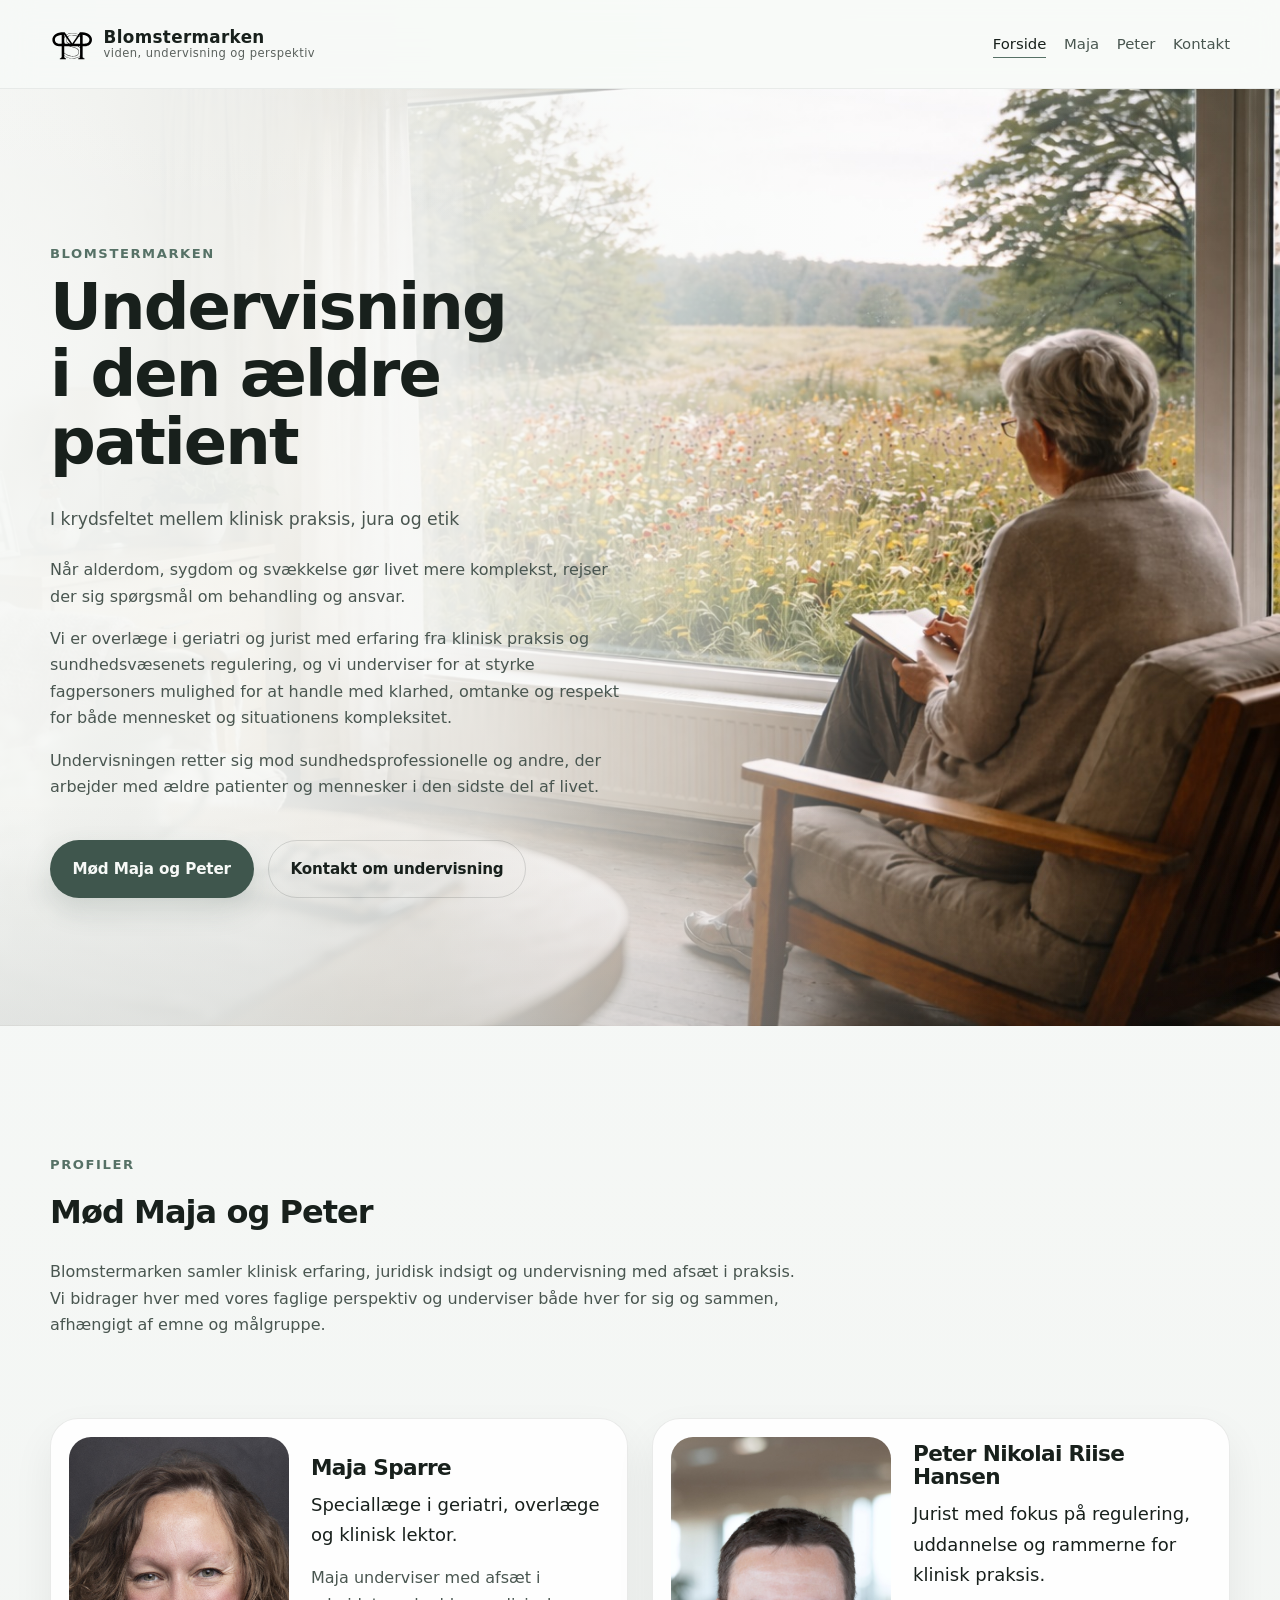
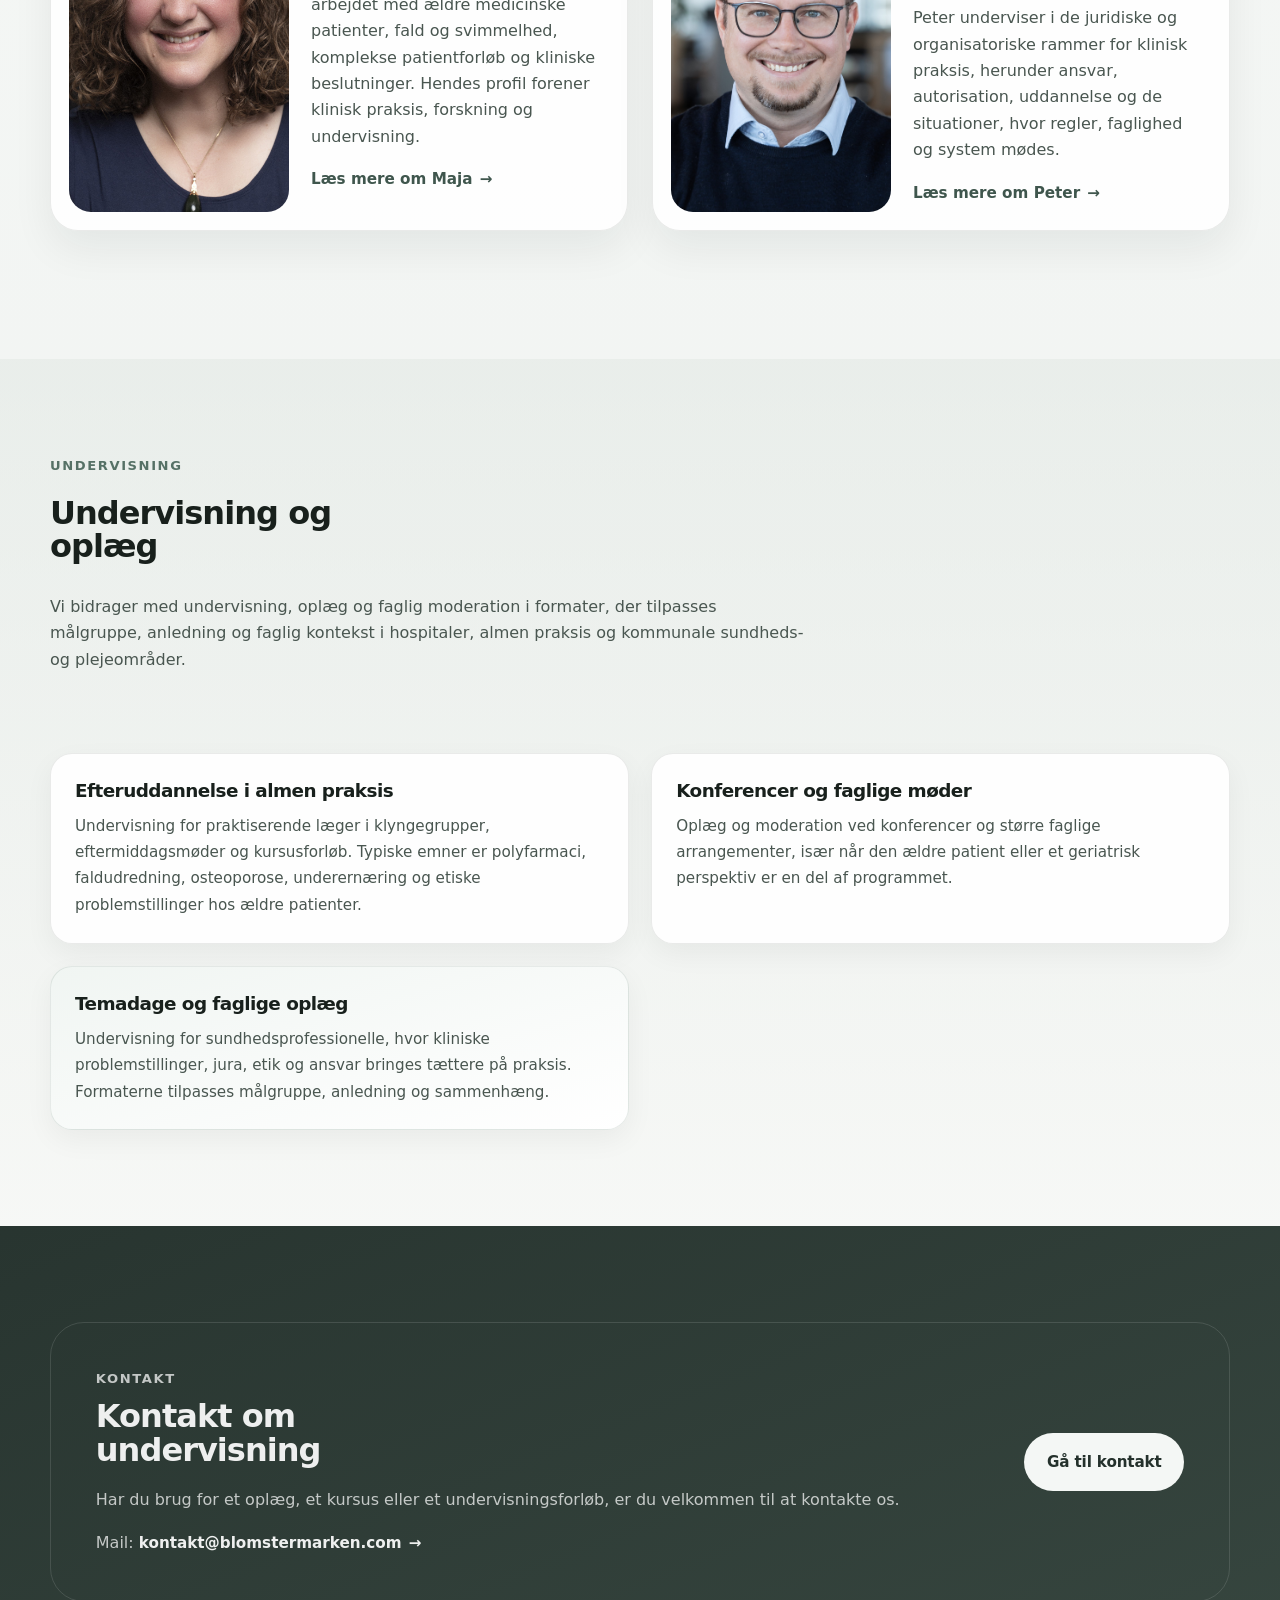
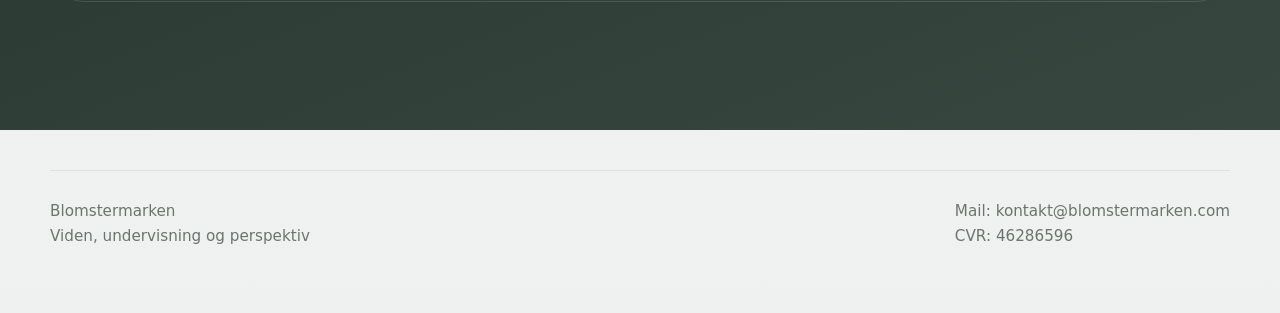
<file: index.html>
<!DOCTYPE html>
<html lang="da">
  <head>
  <meta charset="UTF-8" />
  <meta name="viewport" content="width=device-width, initial-scale=1.0" />
  <title>Blomstermarken</title>

  <meta
    name="description"
    content="Blomstermarken tilbyder undervisning og faglig formidling i krydsfeltet mellem sundhed, jura og klinisk praksis med særligt fokus på den ældre patient og den sidste del af livet."
  />

  <link rel="stylesheet" href="assets/css/style.css" />
  <link rel="icon" href="/favicon.svg" type="image/svg+xml" />
  <link rel="icon" href="/favicon.png" sizes="32x32" />

  <link rel="canonical" href="https://blomstermarken.com/" />

  <meta property="og:title" content="Blomstermarken – viden, undervisning og perspektiv" />
  <meta property="og:description" content="Undervisning og faglig formidling i krydsfeltet mellem sundhed, jura og klinisk praksis." />

  <meta property="og:image" content="https://blomstermarken.com/assets/images/social-preview.jpg?v=4" />
  <meta property="og:image:secure_url" content="https://blomstermarken.com/assets/images/social-preview.jpg?v=3" />
  <meta property="og:image:type" content="image/jpeg" />
  <meta property="og:image:width" content="1200" />
  <meta property="og:image:height" content="630" />

  <meta property="og:url" content="https://blomstermarken.com/" />
  <meta property="og:type" content="website" />
</head>

  <body class="home">
  <header class="site-header">
    <div class="container header-inner">
      <a class="site-logo" href="index.html" aria-label="Blomstermarken forside">
        <img src="assets/images/logo.svg" alt="Blomstermarken" class="logo" />
        <span class="site-logo-text">
          Blomstermarken
          <span class="site-logo-subtitle">viden, undervisning og perspektiv</span>
        </span>
      </a>

      <nav class="site-nav" aria-label="Hovednavigation">
        <ul class="nav-list">
          <li><a href="index.html" aria-current="page">Forside</a></li>
          <li><a href="maja.html">Maja</a></li>
          <li><a href="peter.html">Peter</a></li>
          <li><a href="kontakt.html">Kontakt</a></li>
        </ul>
      </nav>
    </div>
  </header>

  <main>
    <section class="hero" aria-labelledby="hero-heading">
      <div class="container hero-grid">
        <div class="hero-content">
         <p class="eyebrow">Blomstermarken</p>

<h1 id="hero-heading">Undervisning i den ældre patient</h1>

<p class="hero-lead">
  I krydsfeltet mellem klinisk praksis, jura og etik
</p>

<p>
  Når alderdom, sygdom og svækkelse gør livet mere komplekst, rejser der sig spørgsmål om behandling og ansvar.
</p>

<p>
  Vi er overlæge i geriatri og jurist med erfaring fra klinisk praksis og sundhedsvæsenets regulering, og vi underviser for at styrke fagpersoners mulighed for at handle med klarhed, omtanke og respekt for både mennesket og situationens kompleksitet.
</p>

<p>
  Undervisningen retter sig mod sundhedsprofessionelle og andre, der arbejder med ældre patienter og mennesker i den sidste del af livet.
</p>

<div class="hero-actions">
  <a class="button" href="#profiler">Mød Maja og Peter</a>
  <a class="button button-secondary" href="kontakt.html">Kontakt om undervisning</a>
</div>
          </div>
        </div>
      </div>
    </section>

    <section class="section section-people" id="profiler" aria-labelledby="people-heading">
      <div class="container">
        <div class="section-header">
          <p class="eyebrow">Profiler</p>
          <h2 id="people-heading">Mød Maja og Peter</h2>
          <p>
            Blomstermarken samler klinisk erfaring, juridisk indsigt og undervisning med
            afsæt i praksis. Vi bidrager hver med vores faglige perspektiv og underviser 
            både hver for sig og sammen, afhængigt af emne og målgruppe.
          </p>
        </div>

        <div class="people-grid">
          <article class="profile-card">
            <div class="profile-image-wrap">
              <img
                src="assets/images/maja-square.jpg"
                alt="Portræt af Maja Sparre"
                class="profile-image"
              />
            </div>
            <div class="profile-content">
              <h3>Maja Sparre</h3>
              <p class="profile-summary">
                Speciallæge i geriatri, overlæge og klinisk lektor.
              </p>
              <p>
                Maja underviser med afsæt i arbejdet med ældre medicinske patienter,
                fald og svimmelhed, komplekse patientforløb og kliniske beslutninger.
                Hendes profil forener klinisk praksis, forskning og undervisning.
              </p>
              <p class="profile-link">
                <a href="maja.html">Læs mere om Maja</a>
              </p>
            </div>
          </article>

          <article class="profile-card">
            <div class="profile-image-wrap">
              <img
                src="assets/images/peter-square.jpg"
                alt="Portræt af Peter Nikolai Riise Hansen"
                class="profile-image"
              />
            </div>
            <div class="profile-content">
              <h3>Peter Nikolai Riise Hansen</h3>
              <p class="profile-summary">
                Jurist med fokus på regulering, uddannelse og rammerne for klinisk praksis.
              </p>
              <p>
                Peter underviser i de juridiske og organisatoriske rammer for klinisk
                praksis, herunder ansvar, autorisation, uddannelse og de situationer,
                hvor regler, faglighed og system mødes.
              </p>
              <p class="profile-link">
                <a href="peter.html">Læs mere om Peter</a>
              </p>
            </div>
          </article>
        </div>
      </div>
    </section>

    <section class="section section-highlights section-alt" aria-labelledby="undervisning-heading">
      <div class="container">
        <div class="section-header">
          <p class="eyebrow">Undervisning</p>
          <h2 id="undervisning-heading">Undervisning og oplæg</h2>
          <p>
            Vi bidrager med undervisning, oplæg og faglig moderation i formater, der
tilpasses målgruppe, anledning og faglig kontekst i hospitaler, almen praksis
og kommunale sundheds- og plejeområder.
          </p>
        </div>

        <div class="card-grid card-grid-three">
          <article class="info-card">
            <h3>Efteruddannelse i almen praksis</h3>
            <p>
              Undervisning for praktiserende læger i klyngegrupper, eftermiddagsmøder
              og kursusforløb. Typiske emner er polyfarmaci, faldudredning, osteoporose,
              underernæring og etiske problemstillinger hos ældre patienter.
            </p>
          </article>

          <article class="info-card">
            <h3>Konferencer og faglige møder</h3>
            <p>
              Oplæg og moderation ved konferencer og større faglige arrangementer,
              især når den ældre patient eller et geriatrisk perspektiv er en del
              af programmet.
            </p>
          </article>

          <article class="info-card info-card-emphasis">
            <h3>Temadage og faglige oplæg</h3>
            <p>
              Undervisning for sundhedsprofessionelle, hvor kliniske problemstillinger,
              jura, etik og ansvar bringes tættere på praksis. Formaterne tilpasses
              målgruppe, anledning og sammenhæng.
            </p>
          </article>
        </div>
      </div>
    </section>

    <section class="section section-contact section-contrast" aria-labelledby="contact-heading">
      <div class="container contact-panel">
        <div class="contact-copy">
          <p class="eyebrow">Kontakt</p>
          <h2 id="contact-heading">Kontakt om undervisning</h2>
          <p>
            Har du brug for et oplæg, et kursus eller et undervisningsforløb, er du
            velkommen til at kontakte os.
          </p>
          <p>
            Mail:
            <a class="text-link" href="mailto:kontakt@blomstermarken.com">kontakt@blomstermarken.com</a>
          </p>
        </div>

        <div class="contact-actions">
          <a class="button" href="kontakt.html">Gå til kontakt</a>
        </div>
      </div>
    </section>
  </main>

  <footer class="site-footer">
    <div class="container footer-inner">
      <div class="footer-brand">
        <p class="footer-title">Blomstermarken</p>
        <p class="footer-note">Viden, undervisning og perspektiv</p>
      </div>

      <div class="footer-contact">
        <p>
          Mail:
          <a href="mailto:kontakt@blomstermarken.com">kontakt@blomstermarken.com</a>
        </p>
        <p>CVR: 46286596</p>
      </div>
    </div>
  </footer>
</body>
</html>
</file>
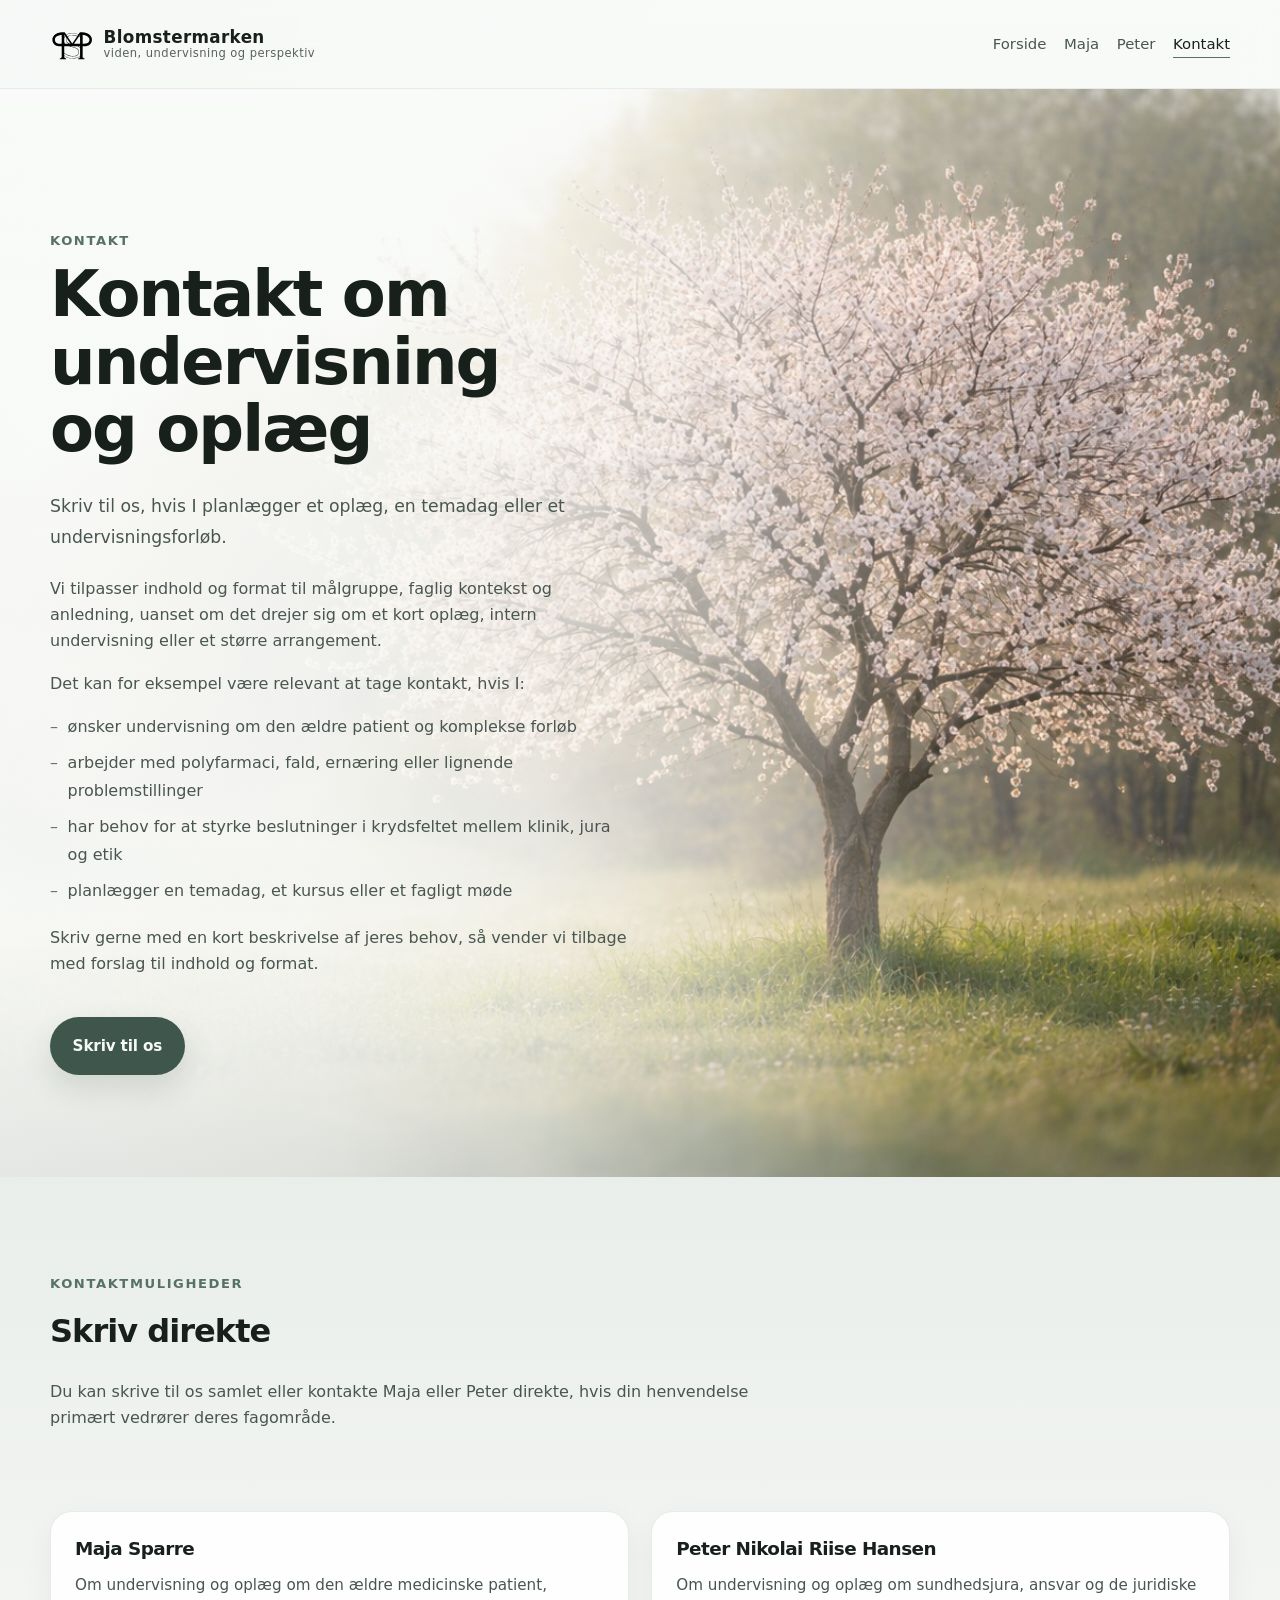
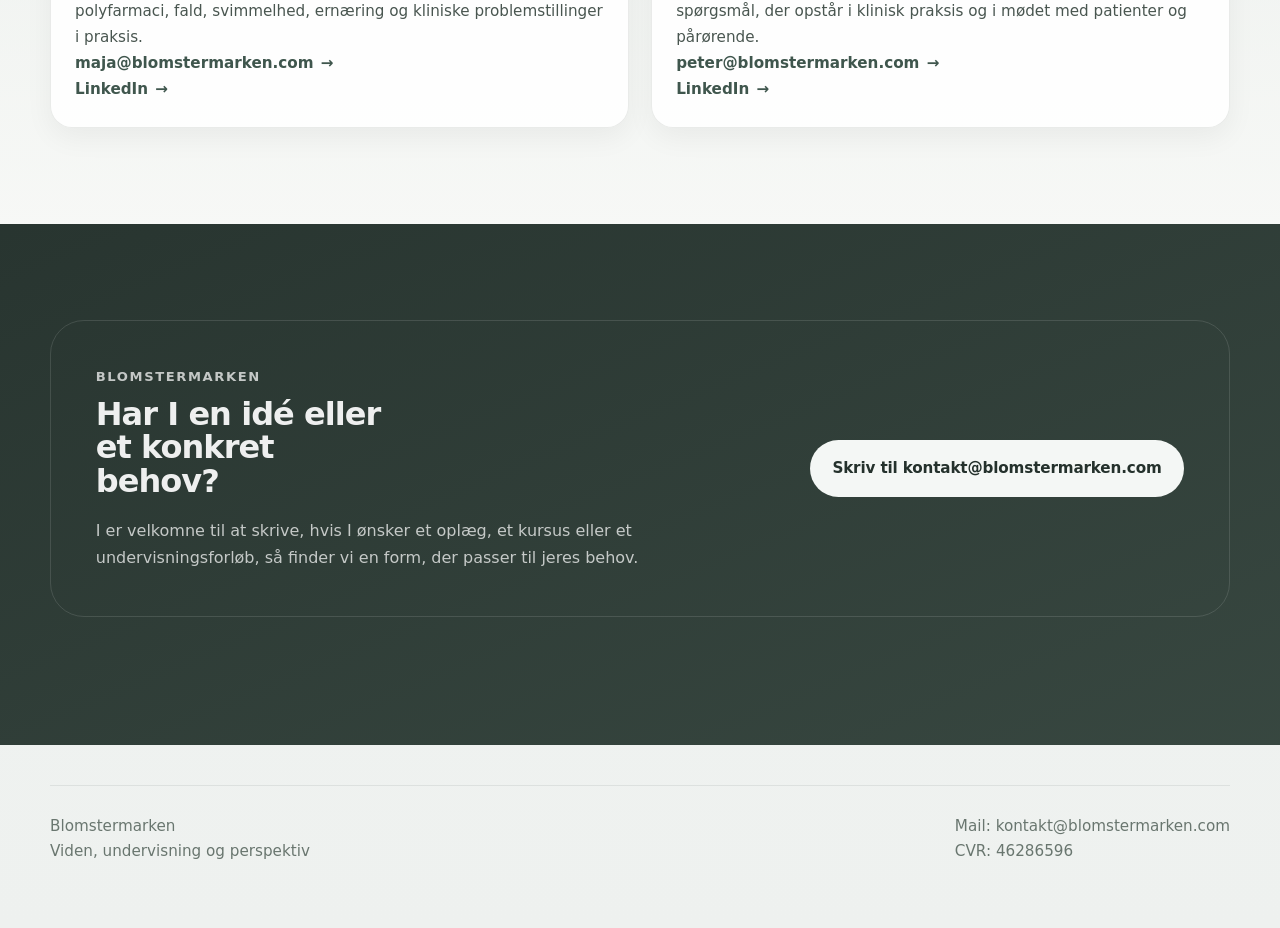
<file: kontakt.html>
<!DOCTYPE html>
<html lang="da">
<head>
  <meta charset="UTF-8" />
  <meta name="viewport" content="width=device-width, initial-scale=1.0" />
  <title>Kontakt | Blomstermarken</title>
  <meta
    name="description"
    content="Kontakt Blomstermarken om undervisning, oplæg og faglig formidling. Vi tilpasser indhold og format til hospitaler, almen praksis, kommuner og faglige organisationer."
  />
  <link rel="stylesheet" href="assets/css/style.css" />
  <link rel="icon" href="/favicon.svg" type="image/svg+xml" />
  <link rel="icon" href="/favicon.png" sizes="32x32" />
</head>
<body class="contact-page">
  <header class="site-header">
    <div class="container header-inner">
      <a class="site-logo" href="index.html" aria-label="Blomstermarken forside">
        <img src="assets/images/logo.svg" alt="Blomstermarken" class="logo" />
        <span class="site-logo-text">
          Blomstermarken
          <span class="site-logo-subtitle">viden, undervisning og perspektiv</span>
        </span>
      </a>

      <nav class="site-nav" aria-label="Hovednavigation">
        <ul class="nav-list">
          <li><a href="index.html">Forside</a></li>
          <li><a href="maja.html">Maja</a></li>
          <li><a href="peter.html">Peter</a></li>
          <li><a href="kontakt.html" aria-current="page">Kontakt</a></li>
        </ul>
      </nav>
    </div>
  </header>

  <main>
    <section class="hero hero-split" aria-labelledby="hero-heading">
      <div class="container hero-grid">
        <div class="hero-content">
          <p class="eyebrow">Kontakt</p>
          <h1 id="hero-heading">Kontakt om undervisning og oplæg</h1>
          <p class="hero-lead">
  Skriv til os, hvis I planlægger et oplæg, en temadag eller et undervisningsforløb.
</p>
<p>
  Vi tilpasser indhold og format til målgruppe, faglig kontekst og anledning, uanset om det drejer sig om et kort oplæg, intern undervisning eller et større arrangement.
</p>
<p>Det kan for eksempel være relevant at tage kontakt, hvis I:</p>
<ul class="hero-list">
  <li>ønsker undervisning om den ældre patient og komplekse forløb</li>
  <li>arbejder med polyfarmaci, fald, ernæring eller lignende problemstillinger</li>
  <li>har behov for at styrke beslutninger i krydsfeltet mellem klinik, jura og etik</li>
  <li>planlægger en temadag, et kursus eller et fagligt møde</li>
</ul>
<p>
  Skriv gerne med en kort beskrivelse af jeres behov, så vender vi tilbage med forslag til indhold og format.
</p>
          <div class="hero-actions">
            <a class="button" href="mailto:kontakt@blomstermarken.com">Skriv til os</a>
          </div>
        </div>

        <div class="hero-visual">
          <div class="section-panel">
            <p class="eyebrow">Fælles kontakt</p>
            <h2>
              <a class="text-link" href="mailto:kontakt@blomstermarken.com">kontakt@blomstermarken.com</a>
            </h2>
            <p>Undervisning · oplæg · faglig formidling</p>
            <p>
              For hospitaler, almen praksis, kommuner, faglige miljøer og organisationer.
            </p>
          </div>
        </div>
      </div>
    </section>

    <section class="section section-highlights section-alt" aria-labelledby="kontaktmuligheder-heading">
      <div class="container">
        <div class="section-header">
          <p class="eyebrow">Kontaktmuligheder</p>
          <h2 id="kontaktmuligheder-heading">Skriv direkte</h2>
         <p>
  Du kan skrive til os samlet eller kontakte Maja eller Peter direkte, hvis din henvendelse primært vedrører deres fagområde.
</p>
        </div>

        <div class="card-grid card-grid-three">
          <article class="info-card">
            <h3>Maja Sparre</h3>
            <p>
              Om undervisning og oplæg om den ældre medicinske patient, polyfarmaci, fald, svimmelhed, ernæring og kliniske problemstillinger i praksis.
            </p>
            <p>
              <a class="text-link" href="mailto:maja@blomstermarken.com">maja@blomstermarken.com</a><br />
              <a class="text-link" href="https://www.linkedin.com/in/maja-sparre-3234b0a5/" target="_blank" rel="noopener">LinkedIn</a>
            </p>
          </article>

          <article class="info-card">
            <h3>Peter Nikolai Riise Hansen</h3>
            <p>
              Om undervisning og oplæg om sundhedsjura, ansvar og de juridiske spørgsmål, der opstår i klinisk praksis og i mødet med patienter og pårørende.
            </p>
            <p>
              <a class="text-link" href="mailto:peter@blomstermarken.com">peter@blomstermarken.com</a><br />
              <a class="text-link" href="https://www.linkedin.com/in/peter-riise-hansen-58397485/" target="_blank" rel="noopener">LinkedIn</a>
            </p>
          </article>
        </div>
      </div>
    </section>

    <section class="section section-contact section-contrast" aria-labelledby="afslutning-heading">
      <div class="container contact-panel">
        <div class="contact-copy">
          <p class="eyebrow">Blomstermarken</p>
         <h2 id="afslutning-heading">Har I en idé eller et konkret behov?</h2>
<p>
  I er velkomne til at skrive, hvis I ønsker et oplæg, et kursus eller et undervisningsforløb, så finder vi en form, der passer til jeres behov.
</p>
        </div>

        <div class="contact-actions">
          <a class="button" href="mailto:kontakt@blomstermarken.com">Skriv til kontakt@blomstermarken.com</a>
        </div>
      </div>
    </section>
  </main>

  <footer class="site-footer">
    <div class="container footer-inner">
      <div class="footer-brand">
        <p class="footer-title">Blomstermarken</p>
        <p class="footer-note">Viden, undervisning og perspektiv</p>
      </div>

      <div class="footer-contact">
        <p>
          Mail:
          <a href="mailto:kontakt@blomstermarken.com">kontakt@blomstermarken.com</a>
        </p>
        <p>CVR: 46286596</p>
      </div>
    </div>
  </footer>
</body>
</html>
</file>
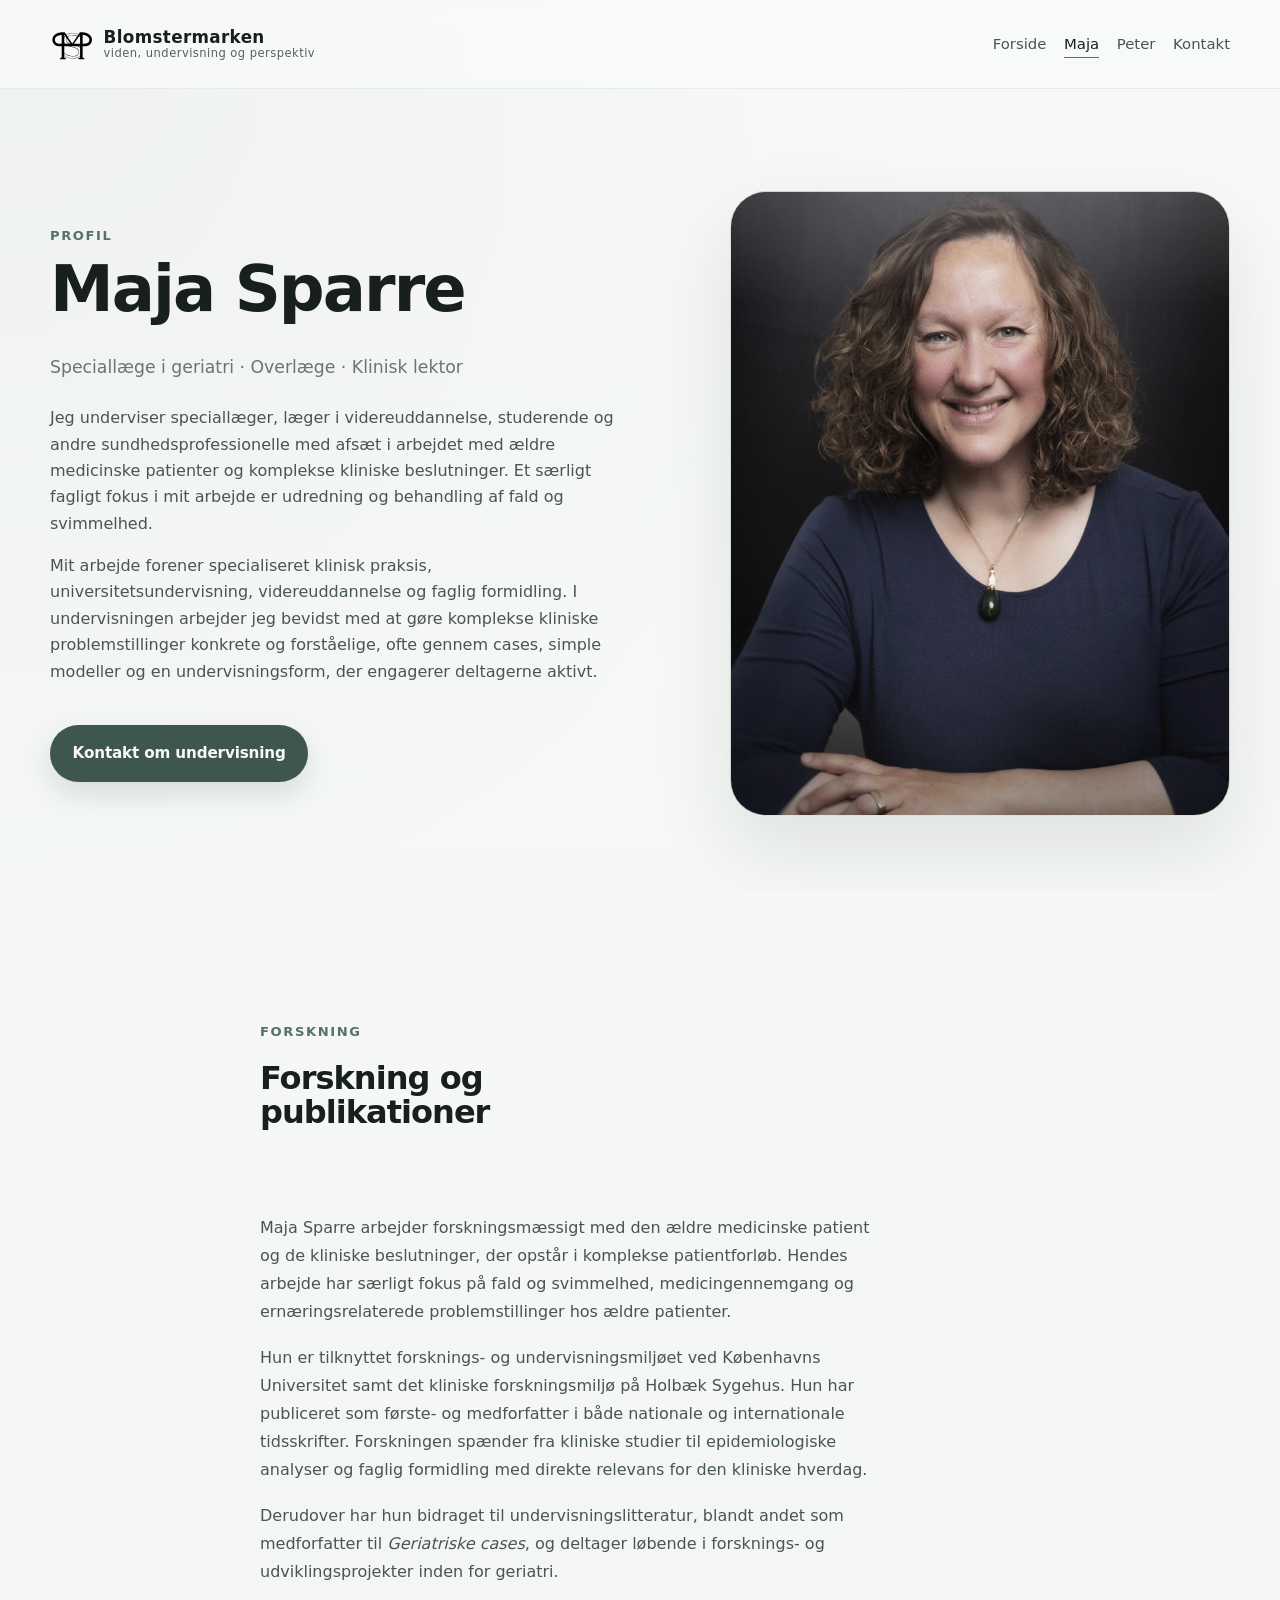
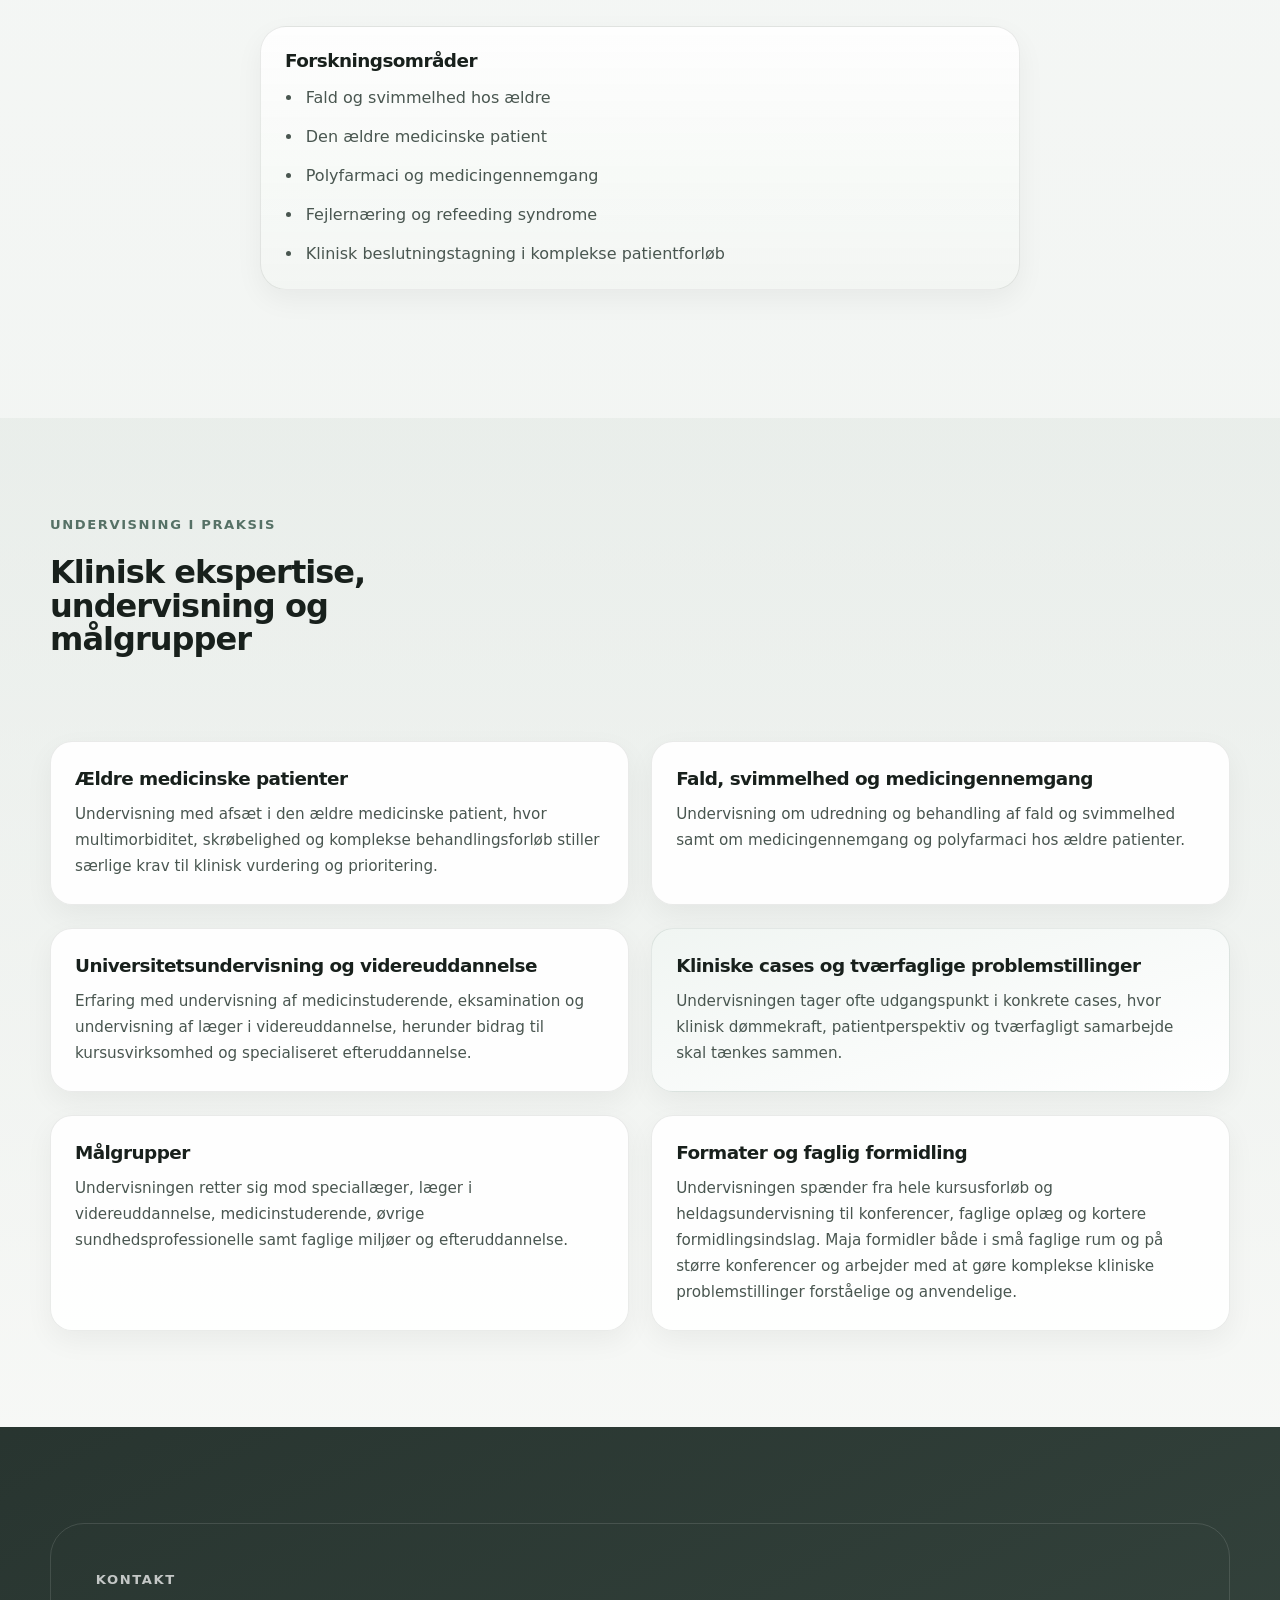
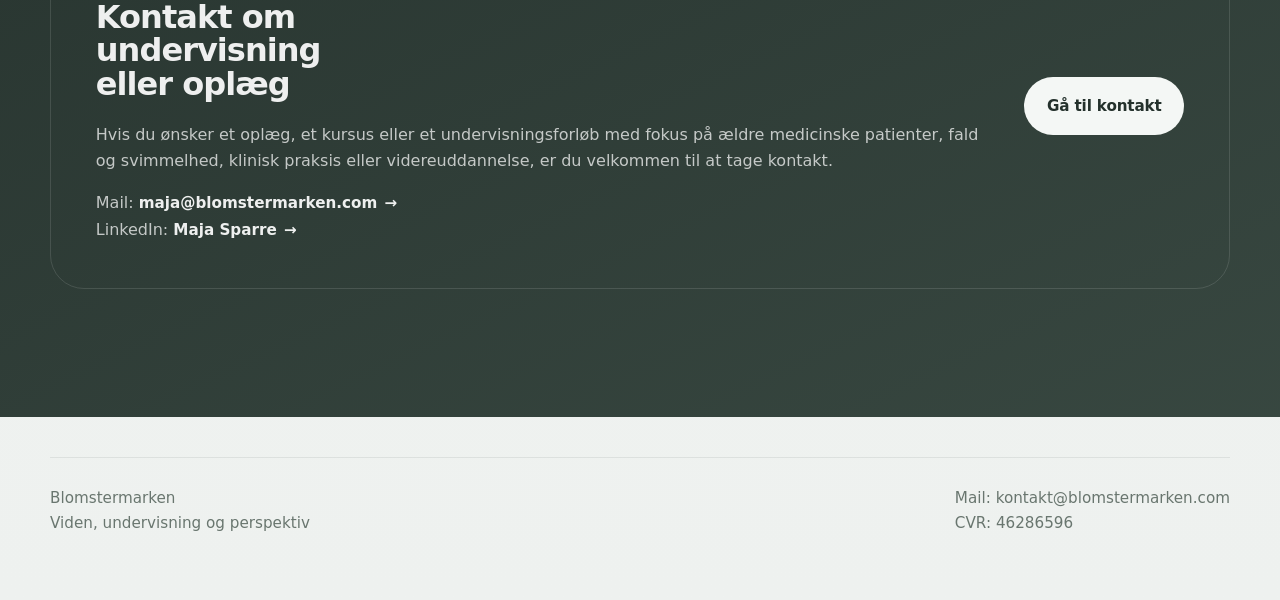
<file: maja.html>
<!DOCTYPE html>
<html lang="da">
<head>
  <meta charset="UTF-8" />
  <meta name="viewport" content="width=device-width, initial-scale=1.0" />
  <title>Maja Sparre | Blomstermarken</title>
  <meta
    name="description"
    content="Maja Sparre er speciallæge i geriatri, overlæge og klinisk lektor med undervisningserfaring inden for ældre medicinske patienter, fald, svimmelhed, polyfarmaci og videreuddannelse."
  />
  <link rel="stylesheet" href="assets/css/style.css" />
  <link rel="icon" href="/favicon.svg" type="image/svg+xml" />
  <link rel="icon" href="/favicon.png" sizes="32x32" />
</head>
<body>
  <header class="site-header">
    <div class="container header-inner">
      <a class="site-logo" href="index.html" aria-label="Blomstermarken forside">
        <img src="assets/images/logo.svg" alt="Blomstermarken" class="logo" />
        <span class="site-logo-text">
          Blomstermarken
          <span class="site-logo-subtitle">viden, undervisning og perspektiv</span>
        </span>
      </a>

      <nav class="site-nav" aria-label="Hovednavigation">
        <ul class="nav-list">
          <li><a href="index.html">Forside</a></li>
          <li><a href="maja.html" aria-current="page">Maja</a></li>
          <li><a href="peter.html">Peter</a></li>
          <li><a href="kontakt.html">Kontakt</a></li>
        </ul>
      </nav>
    </div>
  </header>

  <main>
    <section class="hero hero-split" aria-labelledby="hero-heading">
      <div class="container hero-grid">
        <div class="hero-content">
          <p class="eyebrow">Profil</p>
          <h1 id="hero-heading">Maja Sparre</h1>
          <p class="hero-lead">Speciallæge i geriatri · Overlæge · Klinisk lektor</p>

          <p>
            Jeg underviser speciallæger, læger i videreuddannelse, studerende og andre
            sundhedsprofessionelle med afsæt i arbejdet med ældre medicinske patienter og
            komplekse kliniske beslutninger. Et særligt fagligt fokus i mit arbejde er
            udredning og behandling af fald og svimmelhed.
          </p>

          <p>
            Mit arbejde forener specialiseret klinisk praksis, universitetsundervisning,
            videreuddannelse og faglig formidling. I undervisningen arbejder jeg bevidst
            med at gøre komplekse kliniske problemstillinger konkrete og forståelige, ofte
            gennem cases, simple modeller og en undervisningsform, der engagerer deltagerne aktivt.
          </p>

          <div class="hero-actions">
            <a class="button" href="kontakt.html">Kontakt om undervisning</a>
          </div>
        </div>

        <div class="hero-visual">
          <figure class="hero-image-frame">
            <img
              src="assets/images/maja.jpg"
              alt="Portræt af Maja Sparre"
              class="hero-image"
            />
          </figure>
        </div>
      </div>
    </section>

    <section class="section" aria-labelledby="research-heading">
      <div class="container narrow">
        <div class="section-header">
          <p class="eyebrow">Forskning</p>
          <h2 id="research-heading">Forskning og publikationer</h2>
        </div>

        <div class="topics-copy">
          <p>
            Maja Sparre arbejder forskningsmæssigt med den ældre medicinske patient
            og de kliniske beslutninger, der opstår i komplekse patientforløb.
            Hendes arbejde har særligt fokus på fald og svimmelhed, medicingennemgang
            og ernæringsrelaterede problemstillinger hos ældre patienter.
          </p>

          <p>
             Hun er tilknyttet forsknings- og undervisningsmiljøet ved Københavns Universitet
  samt det kliniske forskningsmiljø på Holbæk Sygehus. Hun har publiceret som
  første- og medforfatter i både nationale og internationale tidsskrifter.
  Forskningen spænder fra kliniske studier til epidemiologiske analyser og
  faglig formidling med direkte relevans for den kliniske hverdag.
          </p>

          <p>
            Derudover har hun bidraget til undervisningslitteratur, blandt andet
            som medforfatter til <em>Geriatriske cases</em>, og deltager løbende i
            forsknings- og udviklingsprojekter inden for geriatri.
          </p>
        </div>

        <div class="section-actions">
          <div class="topics-list-wrap">
            <h3>Forskningsområder</h3>
            <ul class="topics-list">
              <li>Fald og svimmelhed hos ældre</li>
              <li>Den ældre medicinske patient</li>
              <li>Polyfarmaci og medicingennemgang</li>
              <li>Fejlernæring og refeeding syndrome</li>
              <li>Klinisk beslutningstagning i komplekse patientforløb</li>
            </ul>
          </div>
        </div>
      </div>
    </section>

    <section class="section section-highlights section-alt" aria-labelledby="undervisning-praksis-heading">
      <div class="container">
        <div class="section-header">
          <p class="eyebrow">Undervisning i praksis</p>
          <h2 id="undervisning-praksis-heading">Klinisk ekspertise, undervisning og målgrupper</h2>
        </div>

        <div class="card-grid card-grid-three">
          <article class="info-card">
            <h3>Ældre medicinske patienter</h3>
            <p>
              Undervisning med afsæt i den ældre medicinske patient, hvor multimorbiditet,
              skrøbelighed og komplekse behandlingsforløb stiller særlige krav til klinisk
              vurdering og prioritering.
            </p>
          </article>

          <article class="info-card">
            <h3>Fald, svimmelhed og medicingennemgang</h3>
            <p>
              Undervisning om udredning og behandling af fald og svimmelhed samt om
              medicingennemgang og polyfarmaci hos ældre patienter.
            </p>
          </article>

          <article class="info-card">
            <h3>Universitetsundervisning og videreuddannelse</h3>
            <p>
              Erfaring med undervisning af medicinstuderende, eksamination og undervisning
              af læger i videreuddannelse, herunder bidrag til kursusvirksomhed og
              specialiseret efteruddannelse.
            </p>
          </article>

          <article class="info-card info-card-emphasis">
            <h3>Kliniske cases og tværfaglige problemstillinger</h3>
            <p>
              Undervisningen tager ofte udgangspunkt i konkrete cases, hvor klinisk
              dømmekraft, patientperspektiv og tværfagligt samarbejde skal tænkes sammen.
            </p>
          </article>

          <article class="info-card">
            <h3>Målgrupper</h3>
            <p>
              Undervisningen retter sig mod speciallæger, læger i videreuddannelse,
              medicinstuderende, øvrige sundhedsprofessionelle samt faglige miljøer og
              efteruddannelse.
            </p>
          </article>

          <article class="info-card">
            <h3>Formater og faglig formidling</h3>
            <p>
              Undervisningen spænder fra hele kursusforløb og heldagsundervisning til
              konferencer, faglige oplæg og kortere formidlingsindslag. Maja formidler
              både i små faglige rum og på større konferencer og arbejder med at gøre
              komplekse kliniske problemstillinger forståelige og anvendelige.
            </p>
          </article>
        </div>
      </div>
    </section>

    <section class="section section-contact section-contrast" aria-labelledby="kontakt-heading">
      <div class="container contact-panel">
        <div class="contact-copy">
          <p class="eyebrow">Kontakt</p>
          <h2 id="kontakt-heading">Kontakt om undervisning eller oplæg</h2>
          <p>
            Hvis du ønsker et oplæg, et kursus eller et undervisningsforløb med fokus på
            ældre medicinske patienter, fald og svimmelhed, klinisk praksis eller
            videreuddannelse, er du velkommen til at tage kontakt.
          </p>
          <p>
            Mail:
            <a class="text-link" href="mailto:maja@blomstermarken.com">maja@blomstermarken.com</a><br />
            LinkedIn:
            <a
              class="text-link"
              href="https://www.linkedin.com/in/maja-sparre-3234b0a5/"
              target="_blank"
              rel="noopener"
            >
              Maja Sparre
            </a>
          </p>
        </div>

        <div class="contact-actions">
          <a class="button" href="kontakt.html">Gå til kontakt</a>
        </div>
      </div>
    </section>
  </main>

  <footer class="site-footer">
    <div class="container footer-inner">
      <div class="footer-brand">
        <p class="footer-title">Blomstermarken</p>
        <p class="footer-note">Viden, undervisning og perspektiv</p>
      </div>

      <div class="footer-contact">
        <p>
          Mail:
          <a href="mailto:kontakt@blomstermarken.com">kontakt@blomstermarken.com</a>
        </p>
        <p>CVR: 46286596</p>
      </div>
    </div>
  </footer>
</body>
</html>
</file>
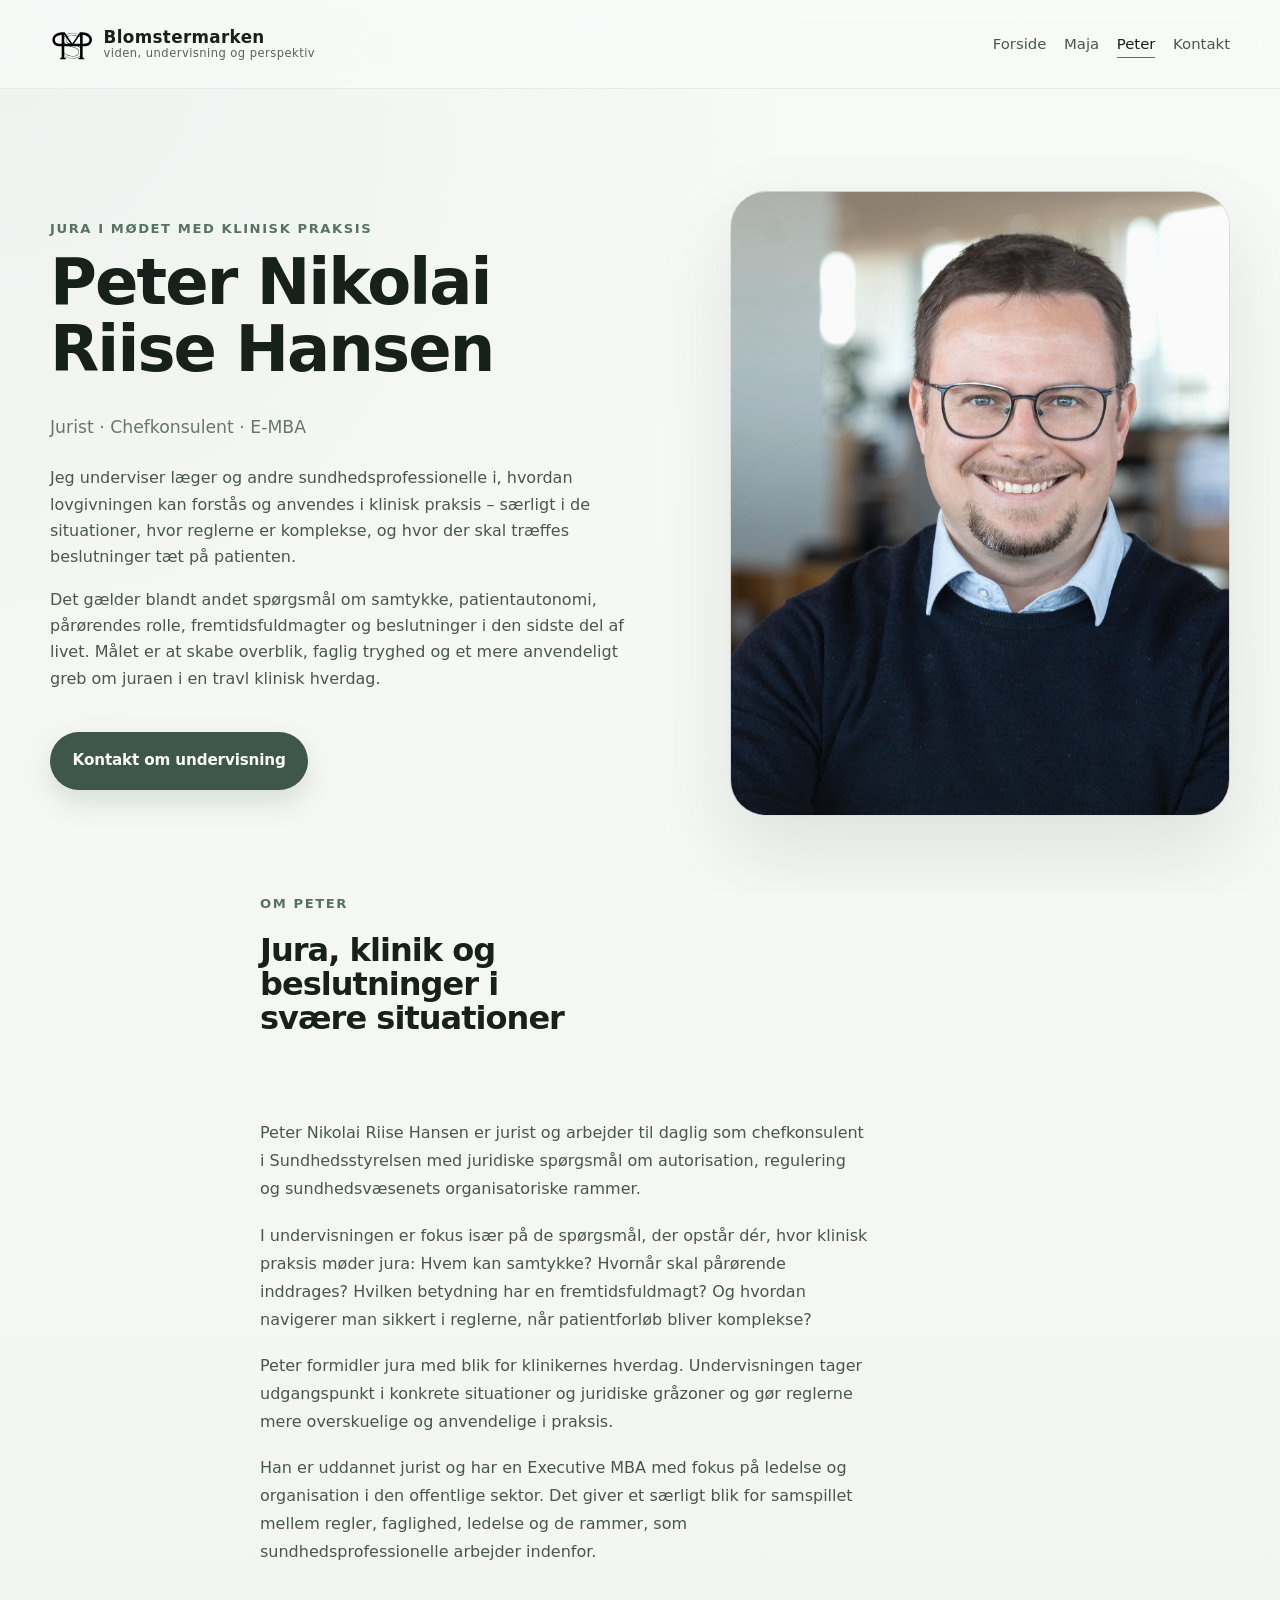
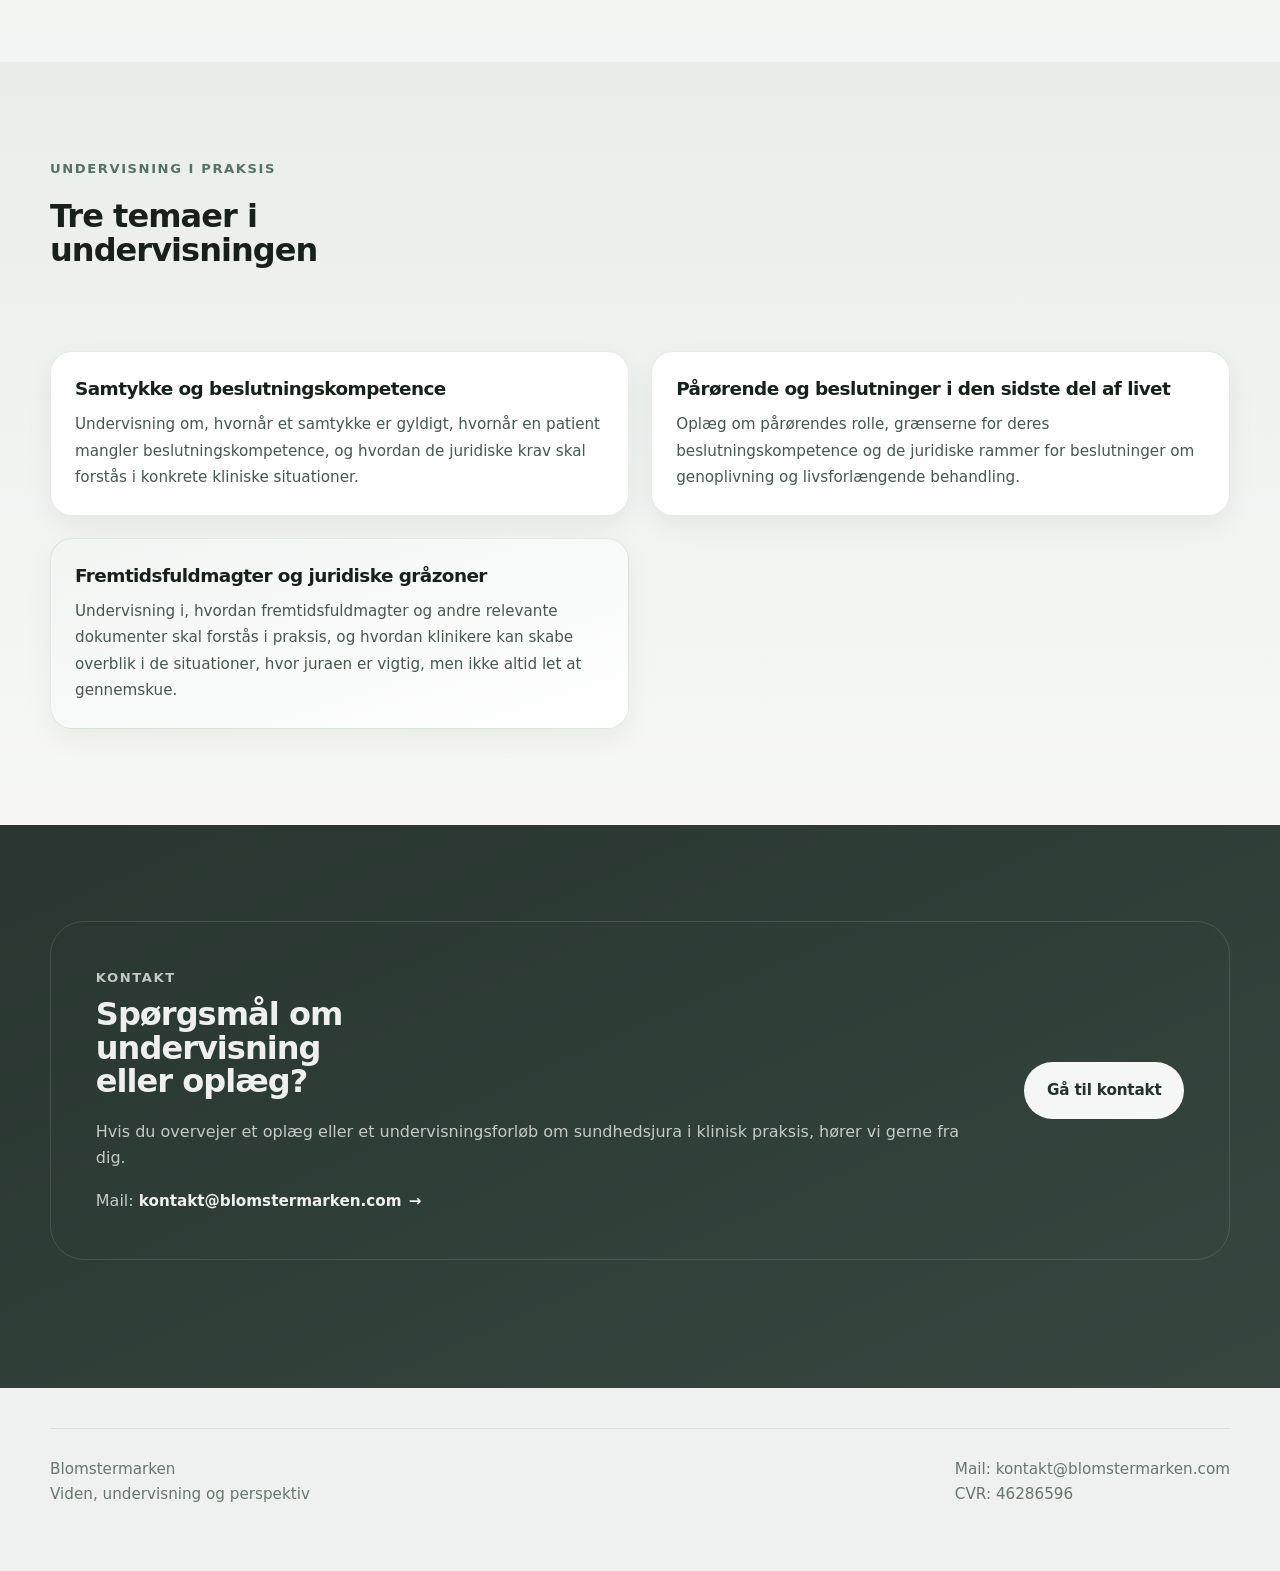
<file: peter.html>
<!DOCTYPE html>
<html lang="da">
<head>
  <meta charset="UTF-8" />
  <meta name="viewport" content="width=device-width, initial-scale=1.0" />
  <title>Peter Nikolai Riise Hansen | Blomstermarken</title>
  <meta
    name="description"
    content="Peter Nikolai Riise Hansen er jurist, chefkonsulent og E-MBA med erfaring inden for sundhedsjura, undervisning og juridiske problemstillinger i klinisk praksis."
  />
  <link rel="stylesheet" href="assets/css/style.css" />
  <link rel="icon" href="/favicon.svg" type="image/svg+xml" />
  <link rel="icon" href="/favicon.png" sizes="32x32" />
</head>
<body>
  <header class="site-header">
    <div class="container header-inner">
      <a class="site-logo" href="index.html" aria-label="Blomstermarken forside">
        <img src="assets/images/logo.svg" alt="Blomstermarken" class="logo" />
        <span class="site-logo-text">
          Blomstermarken
          <span class="site-logo-subtitle">viden, undervisning og perspektiv</span>
        </span>
      </a>

      <nav class="site-nav" aria-label="Hovednavigation">
        <ul class="nav-list">
          <li><a href="index.html">Forside</a></li>
          <li><a href="maja.html">Maja</a></li>
          <li><a href="peter.html" aria-current="page">Peter</a></li>
          <li><a href="kontakt.html">Kontakt</a></li>
        </ul>
      </nav>
    </div>
  </header>

  <main>
    <section class="hero hero-split" aria-labelledby="hero-heading">
      <div class="container hero-grid">
        <div class="hero-content">
          <p class="eyebrow">Jura i mødet med klinisk praksis</p>
          <h1 id="hero-heading">Peter Nikolai Riise Hansen</h1>
          <p class="hero-lead">Jurist · Chefkonsulent · E-MBA</p>

          <p>
            Jeg underviser læger og andre sundhedsprofessionelle i, hvordan
            lovgivningen kan forstås og anvendes i klinisk praksis – særligt i
            de situationer, hvor reglerne er komplekse, og hvor der skal træffes
            beslutninger tæt på patienten.
          </p>

          <p>
            Det gælder blandt andet spørgsmål om samtykke, patientautonomi,
            pårørendes rolle, fremtidsfuldmagter og beslutninger i den sidste del
            af livet. Målet er at skabe overblik, faglig tryghed og et mere
            anvendeligt greb om juraen i en travl klinisk hverdag.
          </p>

          <div class="hero-actions">
            <a class="button" href="kontakt.html">Kontakt om undervisning</a>
          </div>
        </div>

        <div class="hero-visual">
          <figure class="hero-image-frame">
            <img
              src="assets/images/peter.jpg"
              alt="Portræt af Peter Nikolai Riise Hansen"
              class="hero-image"
            />
          </figure>
        </div>
      </div>
    </section>

    <section class="section section-intro" aria-labelledby="om-peter-heading">
      <div class="container narrow">
        <div class="section-header">
          <p class="eyebrow">Om Peter</p>
          <h2 id="om-peter-heading">Jura, klinik og beslutninger i svære situationer</h2>
        </div>

        <div class="topics-copy">
          <p>
            Peter Nikolai Riise Hansen er jurist og arbejder til daglig som
chefkonsulent i Sundhedsstyrelsen med juridiske spørgsmål om
autorisation, regulering og sundhedsvæsenets organisatoriske rammer.
          </p>

          <p>
            I undervisningen er fokus især på de spørgsmål, der opstår dér, hvor
            klinisk praksis møder jura: Hvem kan samtykke? Hvornår skal
            pårørende inddrages? Hvilken betydning har en fremtidsfuldmagt? Og
            hvordan navigerer man sikkert i reglerne, når patientforløb bliver
            komplekse?
          </p>

          <p>
            Peter formidler jura med blik for klinikernes hverdag. Undervisningen
            tager udgangspunkt i konkrete situationer og juridiske gråzoner og
            gør reglerne mere overskuelige og anvendelige i praksis.
          </p>

          <p>
            Han er uddannet jurist og har en Executive MBA med fokus på ledelse
            og organisation i den offentlige sektor. Det giver et særligt blik
            for samspillet mellem regler, faglighed, ledelse og de rammer, som
            sundhedsprofessionelle arbejder indenfor.
          </p>
        </div>
      </div>
    </section>

    <section class="section section-highlights section-alt" aria-labelledby="undervisning-praksis-heading">
      <div class="container">
        <div class="section-header">
          <p class="eyebrow">Undervisning i praksis</p>
          <h2 id="undervisning-praksis-heading">Tre temaer i undervisningen</h2>
        </div>

        <div class="card-grid card-grid-three">
          <article class="info-card">
            <h3>Samtykke og beslutningskompetence</h3>
            <p>
              Undervisning om, hvornår et samtykke er gyldigt, hvornår en
              patient mangler beslutningskompetence, og hvordan de juridiske
              krav skal forstås i konkrete kliniske situationer.
            </p>
          </article>

          <article class="info-card">
            <h3>Pårørende og beslutninger i den sidste del af livet</h3>
            <p>
              Oplæg om pårørendes rolle, grænserne for deres
              beslutningskompetence og de juridiske rammer for beslutninger om
              genoplivning og livsforlængende behandling.
            </p>
          </article>

          <article class="info-card info-card-emphasis">
            <h3>Fremtidsfuldmagter og juridiske gråzoner</h3>
            <p>
              Undervisning i, hvordan fremtidsfuldmagter og andre relevante
              dokumenter skal forstås i praksis, og hvordan klinikere kan skabe
              overblik i de situationer, hvor juraen er vigtig, men ikke altid
              let at gennemskue.
            </p>
          </article>
        </div>
      </div>
    </section>

    <section class="section section-contact section-contrast" aria-labelledby="kontakt-heading">
      <div class="container contact-panel">
        <div class="contact-copy">
          <p class="eyebrow">Kontakt</p>
          <h2 id="kontakt-heading">Spørgsmål om undervisning eller oplæg?</h2>
          <p>
            Hvis du overvejer et oplæg eller et undervisningsforløb om
            sundhedsjura i klinisk praksis, hører vi gerne fra dig.
          </p>
          <p>
            Mail:
            <a class="text-link" href="mailto:kontakt@blomstermarken.com">
              kontakt@blomstermarken.com
            </a>
          </p>
        </div>

        <div class="contact-actions">
          <a class="button" href="kontakt.html">Gå til kontakt</a>
        </div>
      </div>
    </section>
  </main>

  <footer class="site-footer">
    <div class="container footer-inner">
      <div class="footer-brand">
        <p class="footer-title">Blomstermarken</p>
        <p class="footer-note">Viden, undervisning og perspektiv</p>
      </div>

      <div class="footer-contact">
        <p>
          Mail:
          <a href="mailto:kontakt@blomstermarken.com">
            kontakt@blomstermarken.com
          </a>
        </p>
        <p>CVR: 46286596</p>
      </div>
    </div>
  </footer>
</body>
</html>
</file>
<file: assets/css/style.css>
/* =========================================
   Blomstermarken ApS
   assets/css/style.css
   ========================================= */

/* =========================================
   Design tokens
   ========================================= */
:root {
  --color-bg: #eef1ef;
  --color-bg-alt: #e4e9e6;
  --color-surface: #f8f9f7;
  --color-surface-strong: #ffffff;
  --color-panel: #dfe6e1;
  --color-panel-soft: #f2f5f2;
  --color-contrast: #24312c;
  --color-contrast-soft: #304039;

  --color-text: #18201c;
  --color-text-soft: #495650;
  --color-text-muted: #69766f;
  --color-text-on-dark: rgba(255, 255, 255, 0.92);
  --color-text-on-dark-soft: rgba(255, 255, 255, 0.72);

  --color-border: rgba(24, 32, 28, 0.09);
  --color-border-strong: rgba(24, 32, 28, 0.16);
  --color-border-on-dark: rgba(255, 255, 255, 0.12);

  --color-accent: #567166;
  --color-accent-dark: #3f564d;
  --color-accent-soft: #dde6e0;

  --shadow-soft: 0 10px 28px rgba(18, 28, 23, 0.05);
  --shadow-card: 0 18px 42px rgba(18, 28, 23, 0.065);
  --shadow-panel: 0 28px 70px rgba(18, 28, 23, 0.09);

  --radius-sm: 10px;
  --radius-md: 18px;
  --radius-lg: 26px;
  --radius-xl: 36px;

  --space-2xs: 0.375rem;
  --space-xs: 0.625rem;
  --space-sm: 0.875rem;
  --space-md: 1.25rem;
  --space-lg: 1.75rem;
  --space-xl: 2.5rem;
  --space-2xl: 4rem;
  --space-3xl: 6rem;
  --space-4xl: 8rem;

  --max-width: 1180px;
  --narrow-width: 760px;

  --font-sans: Inter, ui-sans-serif, system-ui, -apple-system, BlinkMacSystemFont,
    "Segoe UI", sans-serif;

  --text-xs: 0.82rem;
  --text-sm: 0.95rem;
  --text-base: 1rem;
  --text-md: 1.125rem;
  --text-lg: 1.28rem;
  --text-xl: 1.55rem;
  --text-2xl: clamp(2rem, 2.4vw, 2.9rem);
  --text-3xl: clamp(3rem, 5vw, 5.5rem);

  --line-height-tight: 1.05;
  --line-height-normal: 1.65;
  --line-height-relaxed: 1.78;

  --transition-fast: 180ms ease;
  --transition-medium: 260ms ease;
}

/* =========================================
   Reset / base
   ========================================= */
html {
  scroll-behavior: smooth;
}
*,
*::before,
*::after {
  box-sizing: border-box;
}

html {
  scroll-behavior: smooth;
}

body {
  margin: 0;
  font-family: var(--font-sans);
  font-size: var(--text-base);
  line-height: var(--line-height-normal);
  color: var(--color-text);
  background:
    radial-gradient(circle at top left, rgba(86, 113, 102, 0.06), transparent 24%),
    linear-gradient(to bottom, #f8faf8 0%, var(--color-bg) 100%);
  text-rendering: optimizeLegibility;
  -webkit-font-smoothing: antialiased;
}

img {
  display: block;
  max-width: 100%;
}

a {
  color: inherit;
  text-decoration: none;
  transition:
    color var(--transition-fast),
    opacity var(--transition-fast),
    transform var(--transition-fast),
    border-color var(--transition-fast),
    background-color var(--transition-fast),
    box-shadow var(--transition-fast);
}

p,
ul,
ol {
  margin-top: 0;
}

h1,
h2,
h3 {
  margin-top: 0;
  letter-spacing: -0.03em;
  line-height: var(--line-height-tight);
  color: var(--color-text);
}

h1 {
  font-size: var(--text-3xl);
  max-width: 12ch;
  margin-bottom: var(--space-lg);
}

h2 {
  font-size: var(--text-2xl);
  margin-bottom: var(--space-md);
}

h3 {
  font-size: 1.15rem;
  margin-bottom: var(--space-sm);
}

p {
  color: var(--color-text-soft);
}

ul {
  padding-left: 1.2rem;
}

::selection {
  background: rgba(86, 113, 102, 0.18);
}

/* =========================================
   Layout helpers
   ========================================= */
.container {
  width: min(var(--max-width), calc(100% - 2rem));
  margin-inline: auto;
}

.narrow {
  width: min(var(--narrow-width), 100%);
}

.section,
.content-section {
  padding: var(--space-4xl) 0;
}

.section-header {
  display: grid;
  gap: var(--space-xs);
  margin-bottom: var(--space-2xl);
  max-width: 760px;
}

.section-header h2 {
  max-width: 15ch;
}

.section-actions {
  margin-top: var(--space-xl);
}

.eyebrow {
  margin-bottom: var(--space-xs);
  font-size: var(--text-xs);
  font-weight: 600;
  letter-spacing: 0.12em;
  text-transform: uppercase;
  color: var(--color-accent);
}

.section-alt {
  background: linear-gradient(
    to bottom,
    rgba(223, 230, 225, 0.48),
    rgba(248, 249, 247, 0.82)
  );
}

.section-soft-contrast {
  background: linear-gradient(
    to bottom,
    rgba(255, 255, 255, 0.6),
    rgba(228, 233, 230, 0.65)
  );
}

.section-contrast {
  background:
    linear-gradient(to bottom right, rgba(36, 49, 44, 0.98), rgba(48, 64, 57, 0.96));
  color: var(--color-text-on-dark);
}

.section-contrast h1,
.section-contrast h2,
.section-contrast h3 {
  color: var(--color-text-on-dark);
}

.section-contrast p,
.section-contrast .footer-note,
.section-contrast .eyebrow {
  color: var(--color-text-on-dark-soft);
}

.section-panel {
  padding: clamp(2rem, 4vw, 3rem);
  border-radius: calc(var(--radius-xl) - 4px);
  background: linear-gradient(
    to bottom right,
    rgba(255, 255, 255, 0.88),
    rgba(242, 245, 242, 0.92)
  );
  border: 1px solid var(--color-border);
  box-shadow: var(--shadow-panel);
}

/* =========================================
   Header / navigation
   ========================================= */
.site-header {
  position: sticky;
  top: 0;
  z-index: 50;
  backdrop-filter: blur(16px);
  background: rgba(248, 250, 248, 0.82);
  border-bottom: 1px solid rgba(24, 32, 28, 0.07);
}

.header-inner {
  display: flex;
  align-items: center;
  justify-content: space-between;
  gap: var(--space-lg);
  min-height: 88px;
}

.site-logo {
  display: flex;
  align-items: center;
  gap: 0.6rem;
  flex: 0 0 auto;
  font-size: 1rem;
  font-weight: 650;
  letter-spacing: -0.02em;
  text-decoration: none;
  color: var(--color-text);
  white-space: nowrap;
}

.site-logo:hover,
.site-logo:focus-visible {
  color: var(--color-accent-dark);
}

.site-nav {
  margin-left: auto;
}

.nav-list {
  display: flex;
  flex-wrap: wrap;
  align-items: center;
  gap: 1.1rem;
  margin: 0;
  padding: 0;
  list-style: none;
}

.nav-list a {
  position: relative;
  display: inline-flex;
  align-items: center;
  min-height: 40px;
  font-size: 0.93rem;
  color: var(--color-text-soft);
}

.nav-list a::after {
  content: "";
  position: absolute;
  left: 0;
  bottom: 0.35rem;
  width: 100%;
  height: 1px;
  background: var(--color-accent);
  transform: scaleX(0);
  transform-origin: left;
  transition: transform var(--transition-medium);
}

.nav-list a:hover,
.nav-list a:focus-visible,
.nav-list a[aria-current="page"] {
  color: var(--color-text);
}

.nav-list a:hover::after,
.nav-list a:focus-visible::after,
.nav-list a[aria-current="page"]::after {
  transform: scaleX(1);
}
/* =========================================
   Hero
   ========================================= */
.hero {
  position: relative;
  overflow: hidden;
  padding: clamp(5.25rem, 8vw, 7rem) 0 clamp(4rem, 6vw, 6rem);
  min-height: auto;
  display: flex;
  align-items: center;
  background: transparent;
}

.hero::before {
  content: "";
  position: absolute;
  inset: 0;
  pointer-events: none;
}

.hero .container {
  position: relative;
  z-index: 1;
}

.hero-grid {
  display: grid;
  grid-template-columns: minmax(0, 1.08fr) minmax(340px, 0.92fr);
  gap: clamp(2.5rem, 4.5vw, 5rem);
  align-items: center;
}

.hero-content {
  max-width: 640px;
}

.hero-content > p:not(.eyebrow):not(.hero-lead) {
  max-width: 57ch;
}

.hero-lead {
  max-width: 58ch;
  margin-bottom: 1.4rem;
  font-size: 1.08rem;
  line-height: 1.8;
  color: var(--color-text-muted);
}

.hero-actions {
  display: flex;
  flex-wrap: wrap;
  gap: 0.9rem;
  margin-top: var(--space-xl);
}

.hero-visual {
  display: flex;
  justify-content: flex-end;
}

.hero-image-frame {
  position: relative;
  width: min(100%, 500px);
  margin: 0;
  border-radius: var(--radius-xl);
  overflow: hidden;
  background: linear-gradient(to bottom, #edf2ef, #dbe4de);
  box-shadow: 0 32px 80px rgba(18, 28, 23, 0.1);
  border: 1px solid rgba(24, 32, 28, 0.08);
}

.hero-image-frame::before {
  content: "";
  position: absolute;
  inset: 0;
  background:
    linear-gradient(to bottom, rgba(255, 255, 255, 0.15), transparent 18%),
    linear-gradient(to top, rgba(24, 32, 28, 0.05), transparent 24%);
  pointer-events: none;
  z-index: 1;
}

.hero-image-frame::after {
  content: "";
  position: absolute;
  inset: auto 0 0 0;
  height: 22%;
  background: linear-gradient(to top, rgba(24, 32, 28, 0.08), transparent);
  pointer-events: none;
}

.hero-image {
  aspect-ratio: 4 / 5;
  width: 100%;
  object-fit: cover;
  filter: saturate(0.92) contrast(0.96);
}
/* =========================================
   Hero variants
   ========================================= */
.home .hero {
  min-height: clamp(620px, 82vh, 860px);
  padding: clamp(6rem, 10vw, 8.5rem) 0 clamp(5rem, 8vw, 7rem);
  background-color: #e9eeea;
  background-image:
    linear-gradient(
      to right,
      rgba(248, 250, 248, 0.97) 0%,
      rgba(248, 250, 248, 0.93) 20%,
      rgba(248, 250, 248, 0.82) 38%,
      rgba(248, 250, 248, 0.58) 54%,
      rgba(248, 250, 248, 0.18) 68%,
      rgba(248, 250, 248, 0.04) 78%,
      rgba(248, 250, 248, 0) 100%
    ),
    url("../images/hero.jpg");
  background-size: cover;
  background-position: right center;
  background-repeat: no-repeat;
}

.home .hero::before {
  background:
    linear-gradient(to bottom, rgba(255, 255, 255, 0.08), transparent 18%),
    linear-gradient(to top, rgba(24, 32, 28, 0.08), transparent 24%);
}

.home .hero-grid {
  display: block;
}

.home .hero-content {
  max-width: 640px;
  padding: clamp(1.5rem, 2vw, 2rem) 0;
}

.home .hero h1 {
  max-width: 9ch;
}

.home .hero-lead {
  color: var(--color-text-soft);
}

.home .hero-visual,
.home .hero-image-frame {
  display: none;
}

.contact-page .hero {
  min-height: clamp(560px, 72vh, 760px);
  padding: clamp(5.5rem, 9vw, 7.5rem) 0 clamp(4.25rem, 6vw, 6rem);
  background-color: #e8ece8;
  background-image:
    linear-gradient(
      to right,
      rgba(248, 250, 248, 0.96) 0%,
      rgba(248, 250, 248, 0.92) 24%,
      rgba(248, 250, 248, 0.78) 42%,
      rgba(248, 250, 248, 0.52) 58%,
      rgba(248, 250, 248, 0.16) 72%,
      rgba(248, 250, 248, 0) 100%
    ),
    url("../images/contact-hero.jpg");
  background-size: cover;
  background-position: center right;
  background-repeat: no-repeat;
}

.contact-page .hero::before {
  background:
    linear-gradient(to bottom, rgba(255, 255, 255, 0.08), transparent 18%),
    linear-gradient(to top, rgba(24, 32, 28, 0.06), transparent 22%);
}

.contact-page .hero-grid {
  display: block;
}

.contact-page .hero-content {
  max-width: 620px;
  padding: clamp(1.5rem, 2vw, 2rem) 0;
}

.contact-page .hero h1 {
  max-width: 11ch;
}

.contact-page .hero-lead {
  color: var(--color-text-soft);
}

.contact-page .hero-visual,
.contact-page .hero-image-frame {
  display: none;
}
.hero-list {
  max-width: 57ch;
  margin: 0 0 1.25rem;
  padding: 0;
  list-style: none;
  color: var(--color-text-soft);
}

.hero-list li {
  position: relative;
  margin-bottom: 0.55rem;
  padding-left: 1.1rem;
  line-height: 1.72;
  color: var(--color-text-soft);
}

.hero-list li::before {
  content: "–";
  position: absolute;
  left: 0;
  top: 0;
  color: var(--color-text-muted);
}

.hero-list li:last-child {
  margin-bottom: 0;
}
/* =========================================
   Buttons / text links
   ========================================= */
.button {
  display: inline-flex;
  align-items: center;
  justify-content: center;
  min-height: 50px;
  padding: 0.95rem 1.35rem;
  border: 1px solid transparent;
  border-radius: 999px;
  background: var(--color-accent-dark);
  color: #f7f9f7;
  font-size: var(--text-sm);
  font-weight: 600;
  letter-spacing: -0.01em;
  box-shadow: 0 12px 28px rgba(63, 86, 77, 0.16);
}

.button:hover,
.button:focus-visible {
  transform: translateY(-1px);
  background: #354941;
  box-shadow: 0 18px 34px rgba(63, 86, 77, 0.22);
}

.section-contrast .button {
  background: #f4f7f5;
  color: var(--color-contrast);
  box-shadow: none;
}

.section-contrast .button:hover,
.section-contrast .button:focus-visible {
  background: #ffffff;
}

.button-secondary {
  background: transparent;
  color: var(--color-text);
  border-color: rgba(24, 32, 28, 0.14);
  box-shadow: none;
}

.button-secondary:hover,
.button-secondary:focus-visible {
  background: rgba(255, 255, 255, 0.6);
  border-color: rgba(24, 32, 28, 0.22);
}

.text-link,
.profile-link a {
  display: inline-flex;
  align-items: center;
  gap: 0.45rem;
  font-size: var(--text-sm);
  font-weight: 600;
  color: var(--color-accent-dark);
}

.text-link::after,
.profile-link a::after {
  content: "→";
  transition: transform var(--transition-fast);
}

.text-link:hover::after,
.text-link:focus-visible::after,
.profile-link a:hover::after,
.profile-link a:focus-visible::after {
  transform: translateX(2px);
}

.section-contrast .text-link,
.section-contrast .profile-link a {
  color: var(--color-text-on-dark);
}

/* =========================================
   Intro section
   ========================================= */
.section-intro {
  padding-top: 0;
  padding-bottom: var(--space-3xl);
}

.section-intro-text {
  font-size: clamp(1.2rem, 1.8vw, 1.5rem);
  line-height: 1.65;
  color: var(--color-text);
  letter-spacing: -0.015em;
  max-width: 48ch;
}

/* =========================================
   Content / copy layouts
   ========================================= */
.topics-copy {
  display: grid;
  gap: 1.15rem;
}

.topics-copy p {
  max-width: 60ch;
  margin-bottom: 0;
  line-height: 1.75;
}

.topics-layout {
  display: grid;
  grid-template-columns: minmax(0, 0.95fr) minmax(280px, 0.85fr);
  gap: clamp(1.5rem, 3vw, 3rem);
  align-items: start;
}

.topics-list-wrap {
  padding: 1.5rem 1.5rem 1.35rem;
  border-radius: var(--radius-lg);
  background: linear-gradient(
    to bottom,
    rgba(255, 255, 255, 0.88),
    rgba(242, 245, 242, 0.94)
  );
  border: 1px solid var(--color-border);
  box-shadow: var(--shadow-soft);
}

.topics-list {
  margin: 0;
  padding-left: 1.1rem;
}

.topics-list li {
  color: var(--color-text-soft);
  padding-left: 0.2rem;
}

.topics-list li + li {
  margin-top: 0.8rem;
}

/* =========================================
   Cards / highlights
   ========================================= */
.card-grid {
  display: grid;
  gap: 1.4rem;
}

.card-grid-three {
  grid-template-columns: repeat(3, minmax(0, 1fr));
}

.card-grid-four {
  grid-template-columns: repeat(4, minmax(0, 1fr));
}

.section-highlights .card-grid,
.section-audience .card-grid {
  grid-template-columns: repeat(2, minmax(0, 1fr));
}

.info-card {
  min-height: 100%;
  padding: 1.7rem 1.5rem 1.55rem;
  border-radius: 22px;
  background: rgba(255, 255, 255, 0.9);
  border: 1px solid var(--color-border);
  box-shadow: var(--shadow-soft);
  transition:
    transform var(--transition-medium),
    box-shadow var(--transition-medium),
    border-color var(--transition-medium),
    background-color var(--transition-medium);
}

.info-card h3 {
  margin-bottom: 0.8rem;
  font-size: 1.15rem;
}

.info-card p {
  margin-bottom: 0;
  font-size: var(--text-sm);
  line-height: 1.72;
  color: var(--color-text-soft);
}

.info-card:hover,
.info-card:focus-within {
  transform: translateY(-2px);
  box-shadow: var(--shadow-card);
  border-color: rgba(86, 113, 102, 0.18);
  background: #ffffff;
}

.info-card-emphasis {
  background: linear-gradient(
    to bottom right,
    rgba(240, 245, 242, 0.98),
    rgba(255, 255, 255, 0.98)
  );
  border-color: rgba(86, 113, 102, 0.14);
}

/* =========================================
   People section
   ========================================= */
.people-grid {
  display: grid;
  grid-template-columns: repeat(2, minmax(0, 1fr));
  gap: 1.5rem;
}

.profile-card {
  display: grid;
  grid-template-columns: minmax(180px, 220px) minmax(0, 1fr);
  gap: 1.4rem;
  align-items: stretch;
  padding: 1.1rem;
  border-radius: calc(var(--radius-lg) + 2px);
  background: rgba(255, 255, 255, 0.86);
  border: 1px solid var(--color-border);
  box-shadow: var(--shadow-card);
  transition:
    transform var(--transition-medium),
    box-shadow var(--transition-medium),
    border-color var(--transition-medium);
}

.profile-card:hover,
.profile-card:focus-within {
  transform: translateY(-3px);
  box-shadow: 0 26px 58px rgba(18, 28, 23, 0.1);
  border-color: rgba(86, 113, 102, 0.18);
}

.profile-image-wrap {
  overflow: hidden;
  border-radius: calc(var(--radius-lg) - 4px);
  background: #dde6e1;
  min-height: 100%;
}

.profile-image {
  width: 100%;
  height: 100%;
  min-height: 300px;
  object-fit: cover;
}

.profile-content {
  display: flex;
  flex-direction: column;
  justify-content: center;
  padding: 0.4rem 0.3rem 0.4rem 0;
}

.profile-content h3 {
  margin-bottom: 0.65rem;
  font-size: 1.35rem;
}

.profile-summary {
  margin-bottom: 0.9rem;
  font-size: var(--text-md);
  line-height: 1.7;
  color: var(--color-text);
}

.profile-content p:last-child {
  margin-bottom: 0;
}

/* =========================================
   Person profile sections
   ========================================= */
.section-highlights,
.section-approach,
.section-audience {
  padding: var(--space-3xl) 0;
}

.experience-list {
  margin: 0;
  padding-left: 1.1rem;
}

.experience-list li {
  color: var(--color-text-soft);
  line-height: 1.72;
}

.experience-list li + li {
  margin-top: 0.9rem;
}

/* =========================================
   Contact section
   ========================================= */
.section-contact {
  padding-top: var(--space-3xl);
  padding-bottom: var(--space-4xl);
}

.contact-panel {
  display: grid;
  grid-template-columns: minmax(0, 1fr) auto;
  gap: clamp(1.5rem, 3vw, 2.5rem);
  align-items: center;
  padding: clamp(2rem, 3.5vw, 3rem);
  border-radius: calc(var(--radius-xl) - 2px);
  background: transparent;
  border: 1px solid var(--color-border-on-dark);
  box-shadow: none;
}

.contact-copy h2 {
  max-width: 13ch;
}

.contact-copy p:last-child {
  margin-bottom: 0;
  max-width: 60ch;
}

.contact-actions {
  display: flex;
  align-items: center;
  justify-content: flex-end;
}

/* =========================================
   Footer
   ========================================= */
.site-footer {
  padding: var(--space-xl) 0 var(--space-2xl);
}

.footer-inner {
  display: flex;
  align-items: center;
  justify-content: space-between;
  gap: var(--space-lg);
  padding-top: var(--space-lg);
  border-top: 1px solid rgba(24, 32, 28, 0.08);
}

.site-footer p {
  margin: 0;
  font-size: var(--text-sm);
  color: var(--color-text-muted);
}

.footer-note {
  text-align: right;
}

/* =========================================
   Focus states
   ========================================= */
a:focus-visible,
button:focus-visible {
  outline: 2px solid rgba(86, 113, 102, 0.45);
  outline-offset: 3px;
}

/* =========================================
   Motion preferences
   ========================================= */
@media (prefers-reduced-motion: reduce) {
  html {
    scroll-behavior: auto;
  }

  *,
  *::before,
  *::after {
    transition: none !important;
    animation: none !important;
  }
}

/* =========================================
   Responsive
   ========================================= */
@media (max-width: 1080px) {
  .card-grid-four,
  .card-grid-three {
    grid-template-columns: repeat(2, minmax(0, 1fr));
  }

  .section-highlights .card-grid,
  .section-audience .card-grid {
    grid-template-columns: 1fr 1fr;
  }

  .people-grid {
    grid-template-columns: 1fr;
  }

  .topics-layout {
    grid-template-columns: 1fr;
  }

  .contact-panel {
    grid-template-columns: 1fr;
    align-items: start;
  }

  .contact-actions {
    justify-content: flex-start;
  }
}

@media (max-width: 840px) {
  .section,
  .content-section {
    padding: var(--space-3xl) 0;
  }

  .header-inner {
    flex-direction: column;
    align-items: flex-start;
    justify-content: center;
    padding: 1rem 0;
  }

  .site-nav {
    margin-left: 0;
    width: 100%;
  }

  .nav-list {
    gap: 0.85rem 1rem;
  }
  .hero-grid {
    grid-template-columns: 1fr;
  }

  .hero-content {
    max-width: none;
  }

  .hero-visual {
    justify-content: flex-start;
  }

  .hero-image-frame {
    width: min(100%, 560px);
  }

  .home .hero,
  .contact-page .hero {
    min-height: auto;
    padding: 5.25rem 0 4.25rem;
  }

  .home .hero {
    background-position: 68% center;
    background-image:
      linear-gradient(
        to bottom,
        rgba(248, 250, 248, 0.93) 0%,
        rgba(248, 250, 248, 0.88) 18%,
        rgba(248, 250, 248, 0.78) 42%,
        rgba(248, 250, 248, 0.62) 100%
      ),
      url("../images/hero.jpg");
  }

  .contact-page .hero {
    background-position: 62% center;
    background-image:
      linear-gradient(
        to bottom,
        rgba(248, 250, 248, 0.94) 0%,
        rgba(248, 250, 248, 0.88) 20%,
        rgba(248, 250, 248, 0.74) 46%,
        rgba(248, 250, 248, 0.6) 100%
      ),
      url("../images/contact-hero.jpg");
  }

  .home .hero-grid,
  .contact-page .hero-grid {
    display: block;
  }
}

@media (max-width: 640px) {
  :root {
    --space-3xl: 4.5rem;
    --space-4xl: 5.5rem;
  }

  .container {
    width: min(var(--max-width), calc(100% - 1.25rem));
  }

  h1 {
    max-width: 14ch;
  }

   .home .hero,
  .contact-page .hero {
    padding: 4.75rem 0 3.75rem;
  }

  .home .hero {
    background-position: 72% center;
  }

  .contact-page .hero {
    background-position: 64% center;
  }

  .home .hero h1 {
    max-width: 10ch;
  }

  .contact-page .hero h1 {
    max-width: 12ch;
  }

  .home .hero-lead,
  .home .hero-content > p:not(.eyebrow):not(.hero-lead),
  .contact-page .hero-lead,
  .contact-page .hero-content > p:not(.eyebrow):not(.hero-lead) {
    max-width: 38ch;
  }
  .hero-lead,
  .section-intro-text,
  .profile-summary {
    font-size: 1.05rem;
  }

  .hero-actions {
    flex-direction: column;
    align-items: stretch;
  }

  .button {
    width: 100%;
  }

  .card-grid-four,
  .card-grid-three,
  .section-highlights .card-grid,
  .section-audience .card-grid {
    grid-template-columns: 1fr;
  }

  .profile-card {
    grid-template-columns: 1fr;
    padding: 0.95rem;
  }

  .profile-image {
    min-height: 260px;
  }

  .profile-content {
    padding: 0.25rem 0.2rem 0.2rem;
  }

  .footer-inner {
    flex-direction: column;
    align-items: flex-start;
  }

  .footer-note {
    text-align: left;
  }
}


.logo {
  display: block;
  width: 44px;
  height: 44px;
  max-width: none;
  flex: 0 0 auto;
}

.site-logo-text {
  display: flex;
  flex-direction: column;
  font-size: 1.05rem;
  font-weight: 600;
  letter-spacing: 0.02em;
  color: var(--color-text);
  line-height: 1.1;
}

.site-logo-subtitle {
  font-size: 0.72rem;
  font-weight: 400;
  letter-spacing: 0.04em;
  opacity: 0.7;
}
</file>
